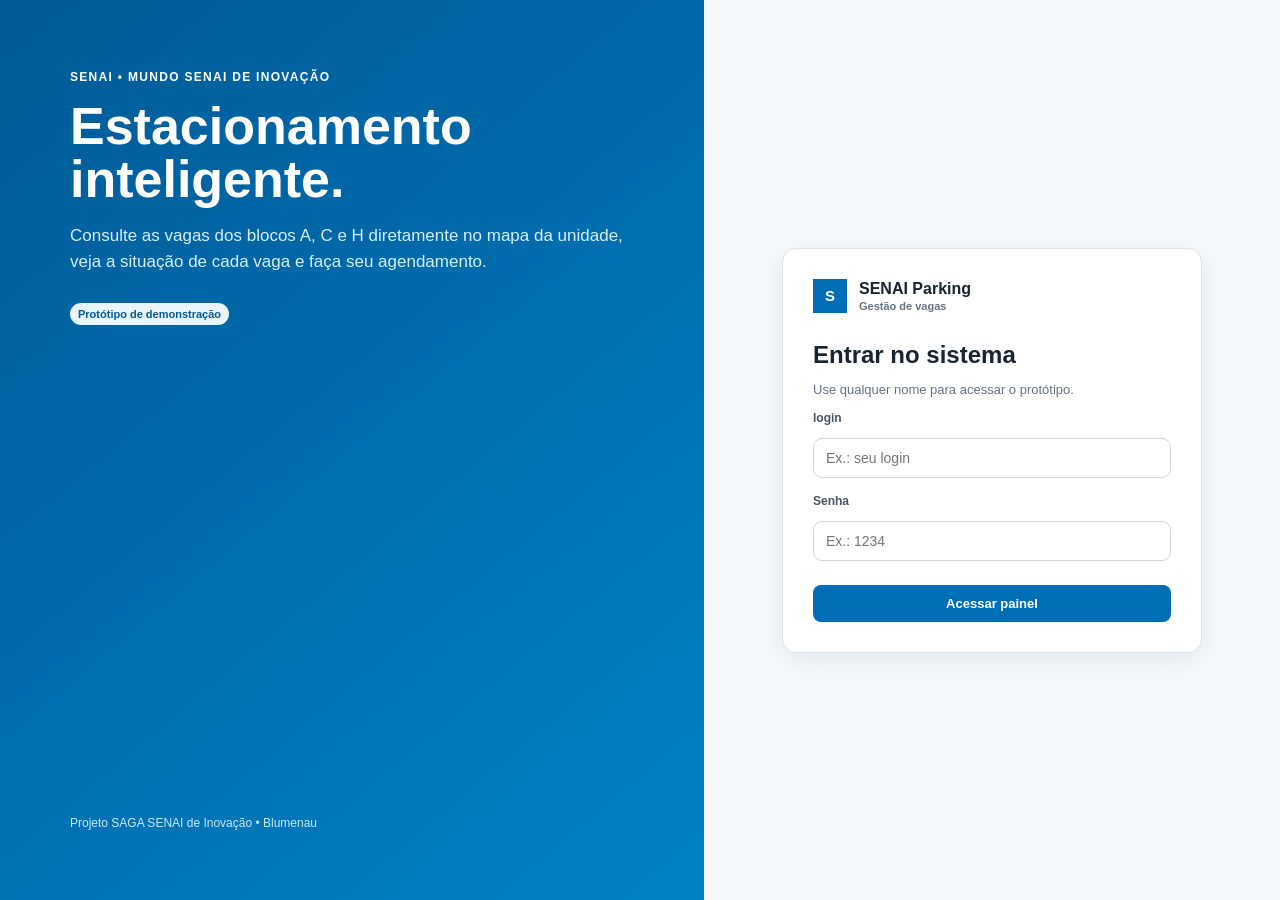
<file: senai-parking/index.html>
<!doctype html>
<html lang="pt-BR">
  <head>
    <meta charset="utf-8">
    <meta name="viewport" content="width=device-width, initial-scale=1">
    <title>SENAI Parking | Acesso</title>
    <link rel="stylesheet" href="css/style.css">
  </head>
  <body>
    <div class="login-page">
      <section class="login-side">
        <div>
          <div class="login-kicker">SENAI • Mundo SENAI de Inovação</div>
          <h1>Estacionamento<br>inteligente.</h1>
          <p>Consulte as vagas dos blocos A, C e H diretamente no mapa da unidade, veja a situação de cada vaga e faça seu agendamento.</p>
          <div class="badge blue" style="display:inline-block;margin-top:10px">Protótipo de demonstração</div>
        </div>
        <div style="font-size:12px;color:#cde9fb">Projeto SAGA SENAI de Inovação • Blumenau</div>
      </section>
      <section class="login-panel">
        <div class="login-box">
          <div class="brand">
            <div class="brand-mark">S</div>
            <div>SENAI Parking<small>Gestão de vagas</small></div>
          </div>
          <h2 style="margin-top:28px">Entrar no sistema</h2>
          <p>Use qualquer nome para acessar o protótipo.</p>
          <form id="loginForm">
            <div class="field">
              <label>login</label>
              <input id="login" placeholder="Ex.: seu login" required>
            </div>
            <div class="field">
              <label>Senha</label>
              <input type="password" placeholder="Ex.: 1234" required>
            </div>
            <button class="btn btn-primary" style="width:100%;margin-top:8px">Acessar painel</button>
          </form>
        </div>
      </section>
    </div>
    <script src="js/app.js"></script>
  </body>
</html>
</file>
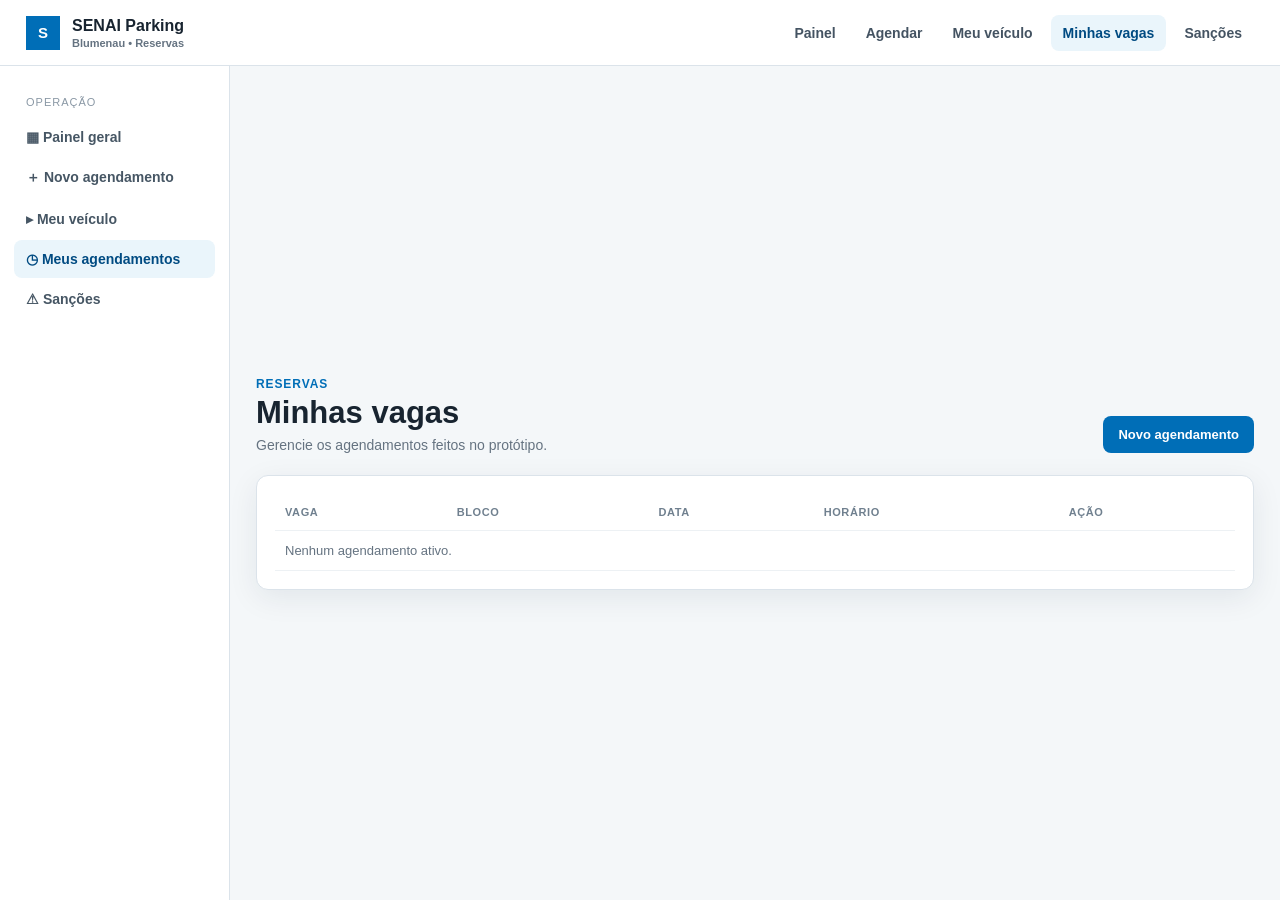
<file: senai-parking/minhas-vagas.html>
<!doctype html>
<html lang="pt-BR">
<head>
  <meta charset="utf-8">
  <meta name="viewport" content="width=device-width, initial-scale=1">
  <title>SENAI Parking | Minhas vagas</title>
  <link rel="stylesheet" href="css/style.css">
</head>
<body>
  <!-- Barra Superior -->
  <div class="topbar">
    <a class="brand" href="painel.html">
      <div class="brand-mark">S</div>
      <div>SENAI Parking<small>Blumenau • Reservas</small></div>
    </a>
    <nav class="topnav">
      <a href="painel.html">Painel</a>
      <a href="agendar.html">Agendar</a>
      <a href="veiculos.html">Meu veículo</a>
      <a class="active" href="minhas-vagas.html">Minhas vagas</a>
      <a href="sancoes.html">Sanções</a>
    </nav>
  </div>

  <!-- Conteúdo Principal -->
  <div class="page">
    <aside class="sidebar">
      <div class="side-title">Operação</div>
      <a class="side-link" href="painel.html">▦ Painel geral</a>
      <a class="side-link" href="agendar.html">＋ Novo agendamento</a>
      <a class="side-link" href="veiculos.html">▸ Meu veículo</a>
      <a class="side-link active" href="minhas-vagas.html">◷ Meus agendamentos</a>
      <a class="side-link" href="sancoes.html">⚠ Sanções</a>
    </aside>

    <main class="content">
      <div class="title-row">
        <div>
          <div class="eyebrow">Reservas</div>
          <div class="title">Minhas vagas</div>
          <div class="subtitle">Gerencie os agendamentos feitos no protótipo.</div>
        </div>
        <a href="agendar.html" class="btn btn-primary">Novo agendamento</a>
      </div>

      <section class="card pad">
        <table class="table">
          <thead>
            <tr>
              <th>Vaga</th>
              <th>Bloco</th>
              <th>Data</th>
              <th>Horário</th>
              <th>Ação</th>
            </tr>
          </thead>
          <tbody id="reservationTable"></tbody>
        </table>
      </section>
    </main>
  </div>

  <!-- Componentes de Toast e Scripts -->
  <div id="toast" class="toast"></div>
  <script src="js/app.js"></script>
</body>
</html>
</file>
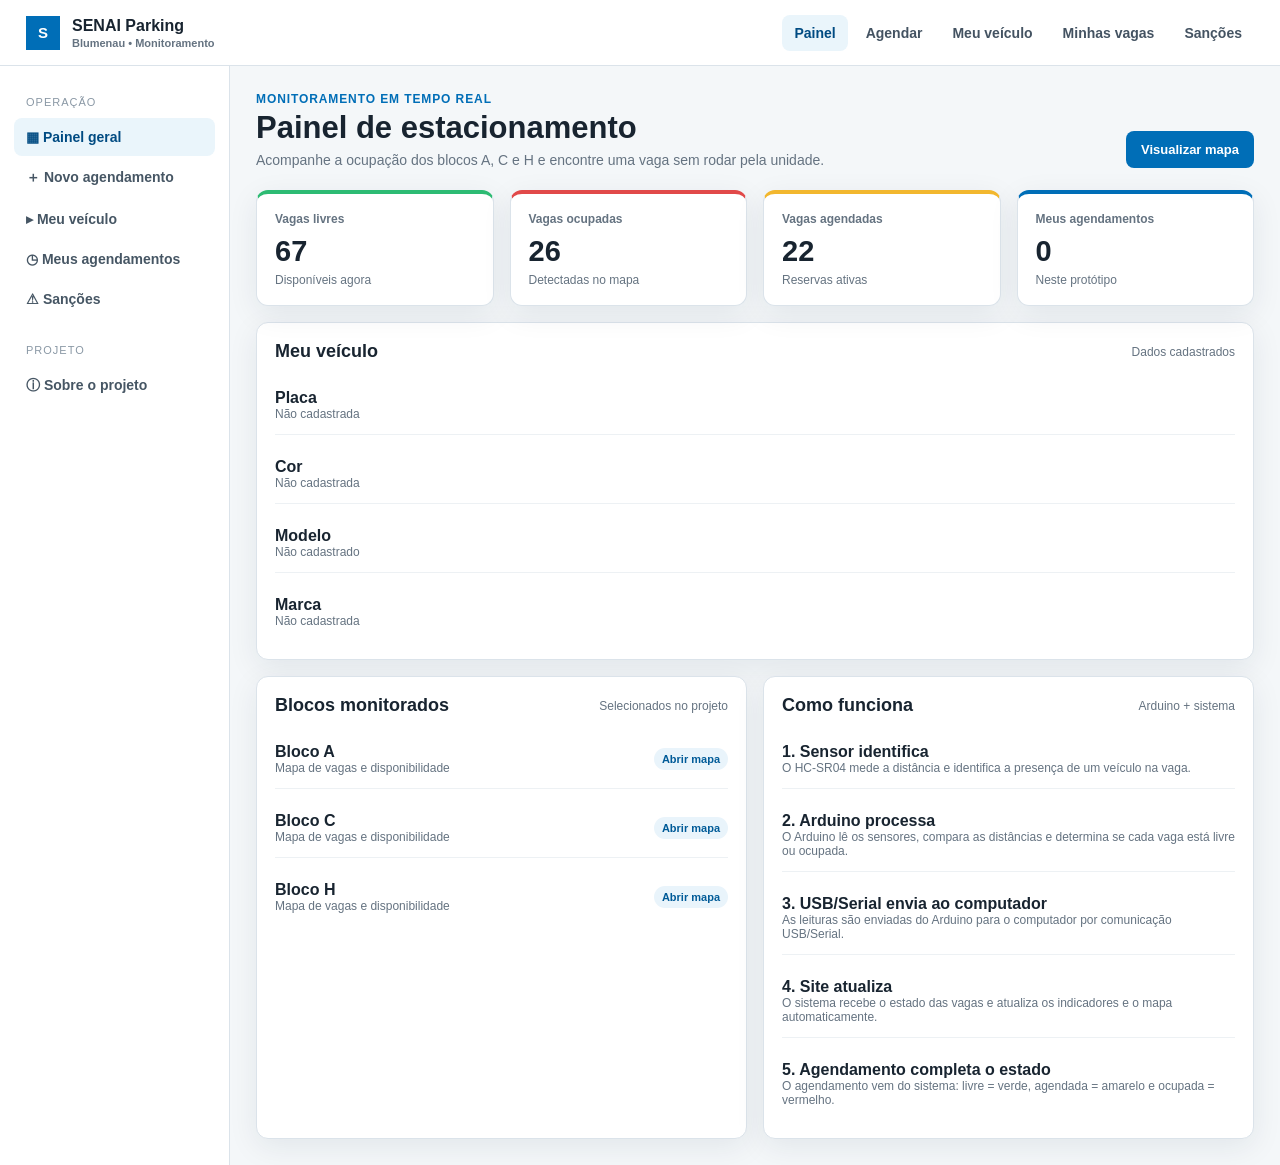
<file: senai-parking/painel.html>
<!doctype html>
<html lang="pt-BR">
  <head>
    <meta charset="utf-8">
    <meta name="viewport" content="width=device-width, initial-scale=1">
    <title>SENAI Parking | Painel</title>
    <link rel="stylesheet" href="css/style.css">
  </head>
  <body>
    <div class="topbar">
      <a class="brand" href="painel.html">
        <div class="brand-mark">S</div>
        <div>SENAI Parking<small>Blumenau • Monitoramento</small></div>
      </a>
      <nav class="topnav">
        <a class="active" href="painel.html">Painel</a>
        <a href="agendar.html">Agendar</a>
         <a href="veiculos.html">Meu veículo</a>
        <a href="minhas-vagas.html">Minhas vagas</a>
        <a href="sancoes.html">Sanções</a>
      </nav>
    </div>
    <div class="page">
      <aside class="sidebar">
        <div class="side-title">Operação</div>
        <a class="side-link active" href="painel.html">▦ Painel geral</a>
        <a class="side-link" href="agendar.html">＋ Novo agendamento</a>
      <a class="side-link" href="veiculos.html">▸ Meu veículo</a>
        <a class="side-link" href="minhas-vagas.html">◷ Meus agendamentos</a>
        <a class="side-link" href="sancoes.html">⚠ Sanções</a>
        <div class="side-title" style="margin-top:18px">Projeto</div>
        <a class="side-link" href="sobre.html">ⓘ Sobre o projeto</a>
      </aside>
      <main class="content">
        <div class="title-row">
          <div>
            <div class="eyebrow">Monitoramento em tempo real</div>
            <div class="title">Painel de estacionamento</div>
            <div class="subtitle">Acompanhe a ocupação dos blocos A, C e H e encontre uma vaga sem rodar pela unidade.</div>
          </div>
          <a class="btn btn-primary" href="agendar.html">Visualizar mapa</a>
        </div>
        <div class="grid g4">
          <div class="card pad metric green">
            <div class="label">Vagas livres</div>
            <div class="num" data-stat="green">0</div>
            <div class="foot">Disponíveis agora</div>
          </div>
          <div class="card pad metric red">
            <div class="label">Vagas ocupadas</div>
            <div class="num" data-stat="red">0</div>
            <div class="foot">Detectadas no mapa</div>
          </div>
          <div class="card pad metric yellow">
            <div class="label">Vagas agendadas</div>
            <div class="num" data-stat="yellow">0</div>
            <div class="foot">Reservas ativas</div>
          </div>
          <div class="card pad metric blue">
            <div class="label">Meus agendamentos</div>
            <div class="num" data-reservas>0</div>
            <div class="foot">Neste protótipo</div>
          </div>
        </div>

        <!-- MEU VEÍCULO -->
        <section class="card pad" style="margin-top:16px">
          <div class="section-head">
            <h2>Meu veículo</h2>
            <span>Dados cadastrados</span>
          </div>

          <div class="list">
            <div class="list-item">
              <div>
                <strong>Placa</strong>
                <div id="veiculoPlaca" style="font-size:12px;color:var(--muted)">
                  Não cadastrada
                </div>
              </div>
            </div>

            <div class="list-item">
              <div>
                <strong>Cor</strong>
                <div id="veiculoCor" style="font-size:12px;color:var(--muted)">
                  Não cadastrada
                </div>
              </div>
            </div>

            <div class="list-item">
              <div>
                <strong>Modelo</strong>
                <div id="veiculoModelo" style="font-size:12px;color:var(--muted)">
                  Não cadastrado
                </div>
              </div>
            </div>

            <div class="list-item">
              <div>
                <strong>Marca</strong>
                <div id="veiculoMarca" style="font-size:12px;color:var(--muted)">
                  Não cadastrada
                </div>
              </div>
            </div>
          </div>
        </section>

        <div class="grid g2" style="margin-top:16px">
          <section class="card pad">
            <div class="section-head">
              <h2>Blocos monitorados</h2>
              <span>Selecionados no projeto</span>
            </div>
            <div class="list">
              <div class="list-item">
                <div>
                  <strong>Bloco A</strong>
                  <div style="font-size:12px;color:var(--muted)">Mapa de vagas e disponibilidade</div>
                </div>
                <a class="badge blue" href="agendar.html">Abrir mapa</a>
              </div>
              <div class="list-item">
                <div>
                  <strong>Bloco C</strong>
                  <div style="font-size:12px;color:var(--muted)">Mapa de vagas e disponibilidade</div>
                </div>
                <a class="badge blue" href="agendar.html">Abrir mapa</a>
              </div>
              <div class="list-item">
                <div>
                  <strong>Bloco H</strong>
                  <div style="font-size:12px;color:var(--muted)">Mapa de vagas e disponibilidade</div>
                </div>
                <a class="badge blue" href="agendar.html">Abrir mapa</a>
              </div>
            </div>
          </section>
          <section class="card pad">
            <div class="section-head">
              <h2>Como funciona</h2>
              <span>Arduino + sistema</span>
            </div>
            <div class="list">
              <div class="list-item">
                <div>
                  <strong>1. Sensor identifica</strong>
                  <div style="font-size:12px;color:var(--muted)">O HC-SR04 mede a distância e identifica a presença de um veículo na vaga.</div>
                </div>
              </div>
              <div class="list-item">
                <div>
                  <strong>2. Arduino processa</strong>
                  <div style="font-size:12px;color:var(--muted)">O Arduino lê os sensores, compara as distâncias e determina se cada vaga está livre ou ocupada.</div>
                </div>
              </div>
              <div class="list-item">
                <div>
                  <strong>3. USB/Serial envia ao computador</strong>
                  <div style="font-size:12px;color:var(--muted)">As leituras são enviadas do Arduino para o computador por comunicação USB/Serial.</div>
                </div>
              </div>
              <div class="list-item">
                <div>
                  <strong>4. Site atualiza</strong>
                  <div style="font-size:12px;color:var(--muted)">O sistema recebe o estado das vagas e atualiza os indicadores e o mapa automaticamente.</div>
                </div>
              </div>
              <div class="list-item">
                <div>
                  <strong>5. Agendamento completa o estado</strong>
                  <div style="font-size:12px;color:var(--muted)">O agendamento vem do sistema: livre = verde, agendada = amarelo e ocupada = vermelho.</div>
                </div>
              </div>
            </div>
          </section>
        </div>
      </main>
    </div>
    <div id="toast" class="toast"></div>
    <script src="js/app.js"></script>
  </body>
</html>
</file>
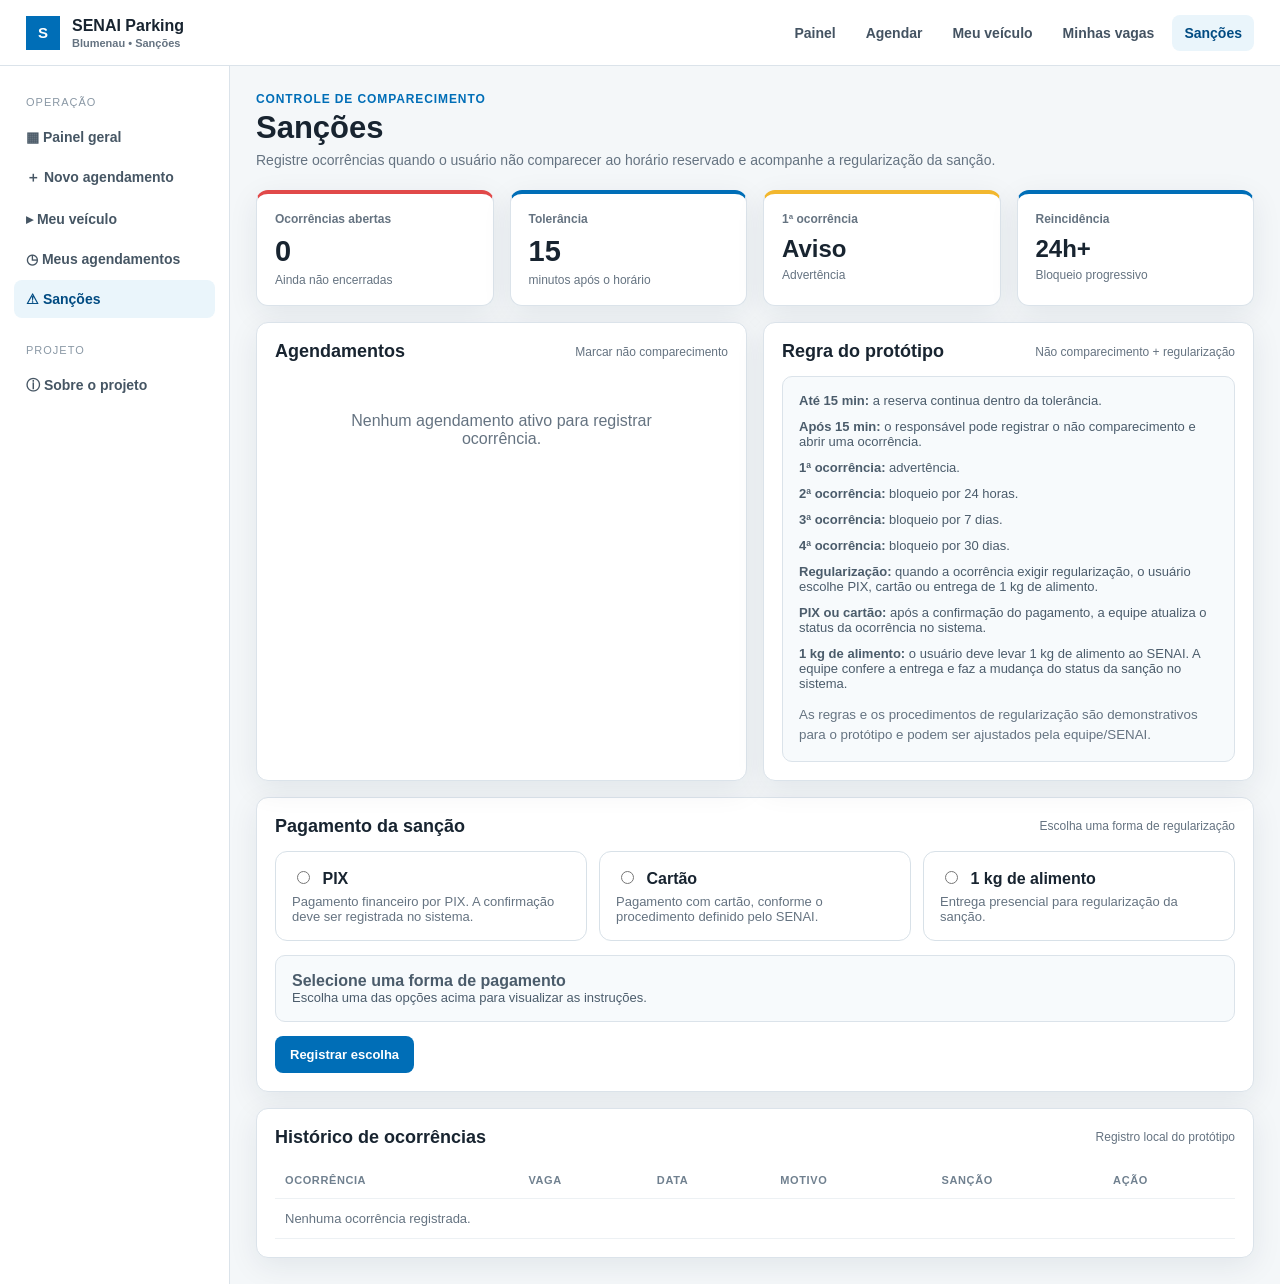
<file: senai-parking/sancoes.html>
<!doctype html>
<html lang="pt-BR">
  <head>
    <meta charset="utf-8">
    <meta name="viewport" content="width=device-width, initial-scale=1">
    <title>SENAI Parking | Sanções</title>
    <link rel="stylesheet" href="css/style.css">
  </head>
  <body>
    <div class="topbar">
      <a class="brand" href="painel.html">
        <div class="brand-mark">S</div>
        <div>SENAI Parking<small>Blumenau • Sanções</small></div>
      </a>
      <nav class="topnav">
        <a href="painel.html">Painel</a>
        <a href="agendar.html">Agendar</a>
        <a href="veiculos.html">Meu veículo</a>
        <a href="minhas-vagas.html">Minhas vagas</a>
        <a class="active" href="sancoes.html">Sanções</a>
      </nav>
    </div>
    <div class="page">
      <aside class="sidebar">
        <div class="side-title">Operação</div>
        <a class="side-link" href="painel.html">▦ Painel geral</a>
        <a class="side-link" href="agendar.html">＋ Novo agendamento</a>
        <a class="side-link" href="veiculos.html">▸ Meu veículo</a>
        <a class="side-link" href="minhas-vagas.html">◷ Meus agendamentos</a>
        <a class="side-link active" href="sancoes.html">⚠ Sanções</a>
        <div class="side-title" style="margin-top:18px">Projeto</div>
        <a class="side-link" href="sobre.html">ⓘ Sobre o projeto</a>
      </aside>
      <main class="content">
        <div class="title-row">
          <div>
            <div class="eyebrow">Controle de comparecimento</div>
            <div class="title">Sanções</div>
            <div class="subtitle">Registre ocorrências quando o usuário não comparecer ao horário reservado e acompanhe a regularização da sanção.</div>
          </div>
        </div>
        <div class="grid g4">
          <div class="card pad metric red">
            <div class="label">Ocorrências abertas</div>
            <div class="num" data-sancoes>0</div>
            <div class="foot">Ainda não encerradas</div>
          </div>
          <div class="card pad metric blue">
            <div class="label">Tolerância</div>
            <div class="num">15</div>
            <div class="foot">minutos após o horário</div>
          </div>
          <div class="card pad metric yellow">
            <div class="label">1ª ocorrência</div>
            <div class="num" style="font-size:24px">Aviso</div>
            <div class="foot">Advertência</div>
          </div>
          <div class="card pad metric blue">
            <div class="label">Reincidência</div>
            <div class="num" style="font-size:24px">24h+</div>
            <div class="foot">Bloqueio progressivo</div>
          </div>
        </div>
        <div class="grid g2" style="margin-top:16px">
          <section class="card pad">
            <div class="section-head">
              <h2>Agendamentos</h2>
              <span>Marcar não comparecimento</span>
            </div>
            <div id="noShowList" class="list"></div>
          </section>
          <section class="card pad">
            <div class="section-head">
              <h2>Regra do protótipo</h2>
              <span>Não comparecimento + regularização</span>
            </div>
            <div class="rule-box">
              <p><strong>Até 15 min:</strong> a reserva continua dentro da tolerância.</p>
              <p><strong>Após 15 min:</strong> o responsável pode registrar o não comparecimento e abrir uma ocorrência.</p>
              <p><strong>1ª ocorrência:</strong> advertência.</p>
              <p><strong>2ª ocorrência:</strong> bloqueio por 24 horas.</p>
              <p><strong>3ª ocorrência:</strong> bloqueio por 7 dias.</p>
              <p><strong>4ª ocorrência:</strong> bloqueio por 30 dias.</p>
              <p><strong>Regularização:</strong> quando a ocorrência exigir regularização, o usuário escolhe PIX, cartão ou entrega de 1 kg de alimento.</p>
              <p><strong>PIX ou cartão:</strong> após a confirmação do pagamento, a equipe atualiza o status da ocorrência no sistema.</p>
              <p><strong>1 kg de alimento:</strong> o usuário deve levar 1 kg de alimento ao SENAI. A equipe confere a entrega e faz a mudança do status da sanção no sistema.</p>
              <small>As regras e os procedimentos de regularização são demonstrativos para o protótipo e podem ser ajustados pela equipe/SENAI.</small>
            </div>
          </section>
        </div>

        <section class="card pad" style="margin-top:16px">
          <div class="section-head">
            <h2>Pagamento da sanção</h2>
            <span>Escolha uma forma de regularização</span>
          </div>

          <div class="payment-grid" style="display:grid;grid-template-columns:repeat(3,minmax(0,1fr));gap:12px;margin-top:14px">
            <label class="payment-option" style="border:1px solid #d8e1e8;border-radius:12px;padding:16px;cursor:pointer;background:#fff;display:block">
              <input type="radio" name="paymentMethod" value="pix" style="margin-right:8px">
              <strong>PIX</strong>
              <div style="font-size:13px;color:var(--muted);margin-top:6px">Pagamento financeiro por PIX. A confirmação deve ser registrada no sistema.</div>
            </label>

            <label class="payment-option" style="border:1px solid #d8e1e8;border-radius:12px;padding:16px;cursor:pointer;background:#fff;display:block">
              <input type="radio" name="paymentMethod" value="cartao" style="margin-right:8px">
              <strong>Cartão</strong>
              <div style="font-size:13px;color:var(--muted);margin-top:6px">Pagamento com cartão, conforme o procedimento definido pelo SENAI.</div>
            </label>

            <label class="payment-option" style="border:1px solid #d8e1e8;border-radius:12px;padding:16px;cursor:pointer;background:#fff;display:block">
              <input type="radio" name="paymentMethod" value="alimento" style="margin-right:8px">
              <strong>1 kg de alimento</strong>
              <div style="font-size:13px;color:var(--muted);margin-top:6px">Entrega presencial para regularização da sanção.</div>
            </label>
          </div>

          <div id="paymentInstructions" class="rule-box" style="margin-top:14px">
            <strong>Selecione uma forma de pagamento</strong>
            <p style="margin-bottom:0">Escolha uma das opções acima para visualizar as instruções.</p>
          </div>

          <div style="display:flex;gap:10px;align-items:center;flex-wrap:wrap;margin-top:14px">
            <button type="button" class="btn btn-primary" id="savePaymentMethod">Registrar escolha</button>
            <span id="paymentStatus" style="font-size:13px;color:var(--muted)"></span>
          </div>
        </section>

        <section class="card pad" style="margin-top:16px">
          <div class="section-head">
            <h2>Histórico de ocorrências</h2>
            <span>Registro local do protótipo</span>
          </div>
          <div class="table-scroll">
            <table class="table">
              <thead>
                <tr>
                  <th>Ocorrência</th>
                  <th>Vaga</th>
                  <th>Data</th>
                  <th>Motivo</th>
                  <th>Sanção</th>
                  <th>Ação</th>
                </tr>
              </thead>
              <tbody id="sanctionTable"></tbody>
            </table>
          </div>
        </section>
      </main>
    </div>
    <div id="toast" class="toast"></div>

    <script>
      (function () {
        const instructions = document.getElementById('paymentInstructions');
        const saveButton = document.getElementById('savePaymentMethod');
        const status = document.getElementById('paymentStatus');
        const methods = document.querySelectorAll('input[name="paymentMethod"]');

        function updateInstructions(method) {
          if (!instructions) return;

          if (method === 'pix') {
            instructions.innerHTML =
              '<strong>PIX</strong>' +
              '<p>Use o meio de pagamento PIX definido pelo SENAI. Depois da confirmação do pagamento, o operador deverá atualizar o status da sanção no sistema.</p>' +
              '<small>Neste protótipo, a confirmação do pagamento é manual.</small>';
          } else if (method === 'cartao') {
            instructions.innerHTML =
              '<strong>Cartão</strong>' +
              '<p>Realize o pagamento com cartão conforme o procedimento indicado pelo SENAI. Depois da confirmação, o operador deverá atualizar o status da sanção no sistema.</p>' +
              '<small>Neste protótipo, a confirmação do pagamento é manual.</small>';
          } else if (method === 'alimento') {
            instructions.innerHTML =
              '<strong>1 kg de alimento</strong>' +
              '<p><strong>Não é necessário realizar o pagamento pelo site.</strong> Leve 1 kg de alimento ao SENAI e apresente a entrega à equipe responsável.</p>' +
              '<p>Após conferir a doação, a equipe do SENAI deverá realizar a mudança do status da sanção no sistema para registrar a regularização.</p>' +
              '<small>O alimento deve ser entregue presencialmente no local indicado pelo SENAI.</small>';
          } else {
            instructions.innerHTML =
              '<strong>Selecione uma forma de pagamento</strong>' +
              '<p style="margin-bottom:0">Escolha uma das opções acima para visualizar as instruções.</p>';
          }
        }

        methods.forEach(function (input) {
          input.addEventListener('change', function () {
            updateInstructions(input.value);
            status.textContent = '';
          });
        });

        if (saveButton) {
          saveButton.addEventListener('click', function () {
            const selected = document.querySelector('input[name="paymentMethod"]:checked');
            if (!selected) {
              status.textContent = 'Selecione uma forma de pagamento primeiro.';
              status.style.color = '#b42318';
              return;
            }

            const labels = {
              pix: 'PIX',
              cartao: 'Cartão',
              alimento: '1 kg de alimento'
            };

            localStorage.setItem('senaiPaymentMethod', JSON.stringify({
              method: selected.value,
              label: labels[selected.value],
              updatedAt: new Date().toISOString(),
              status: selected.value === 'alimento'
                ? 'Aguardando conferência do SENAI'
                : 'Aguardando confirmação do pagamento'
            }));

            status.textContent = selected.value === 'alimento'
              ? 'Escolha registrada. Leve 1 kg de alimento ao SENAI para a equipe atualizar a sanção.'
              : 'Escolha registrada. A sanção deve ser confirmada pela equipe após o pagamento.';
            status.style.color = '#1f6b4f';
          });
        }
      })();
    </script>
    <script src="js/app.js"></script>
  </body>
</html>
</file>
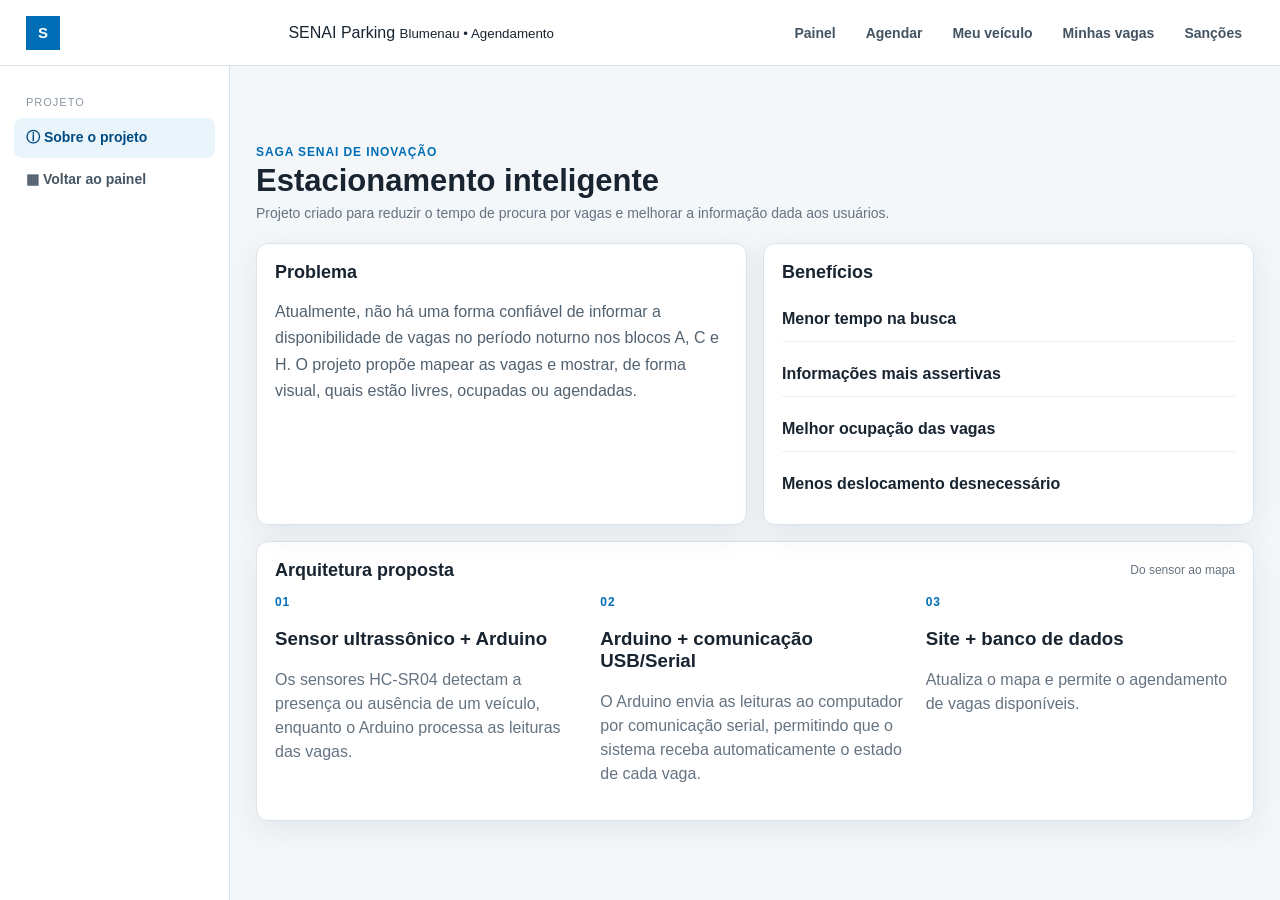
<file: senai-parking/sobre.html>
<!doctype html>
<html lang="pt-BR">
  <head>
    <meta charset="utf-8">
    <meta name="viewport" content="width=device-width, initial-scale=1">
    <title>SENAI Parking | Projeto</title>
    <link rel="stylesheet" href="css/style.css">
  </head>
<body>

 <div class="topbar"

    <a class="brand" href="painel.html">
      <div class="brand-mark">S</div>

      <div>
        SENAI Parking
        <small>Blumenau • Agendamento</small>
      </div>
    </a>

    <nav class="topnav">
      <a href="painel.html">Painel</a>
      <a href="agendar.html">Agendar</a>
      <a href="veiculos.html">Meu veículo</a>
      <a href="minhas-vagas.html">Minhas vagas</a>
      <a href="sancoes.html">Sanções</a>
    </nav>

  </div>

  <div class="page">

    <aside class="sidebar">

      <div class="side-title">Projeto</div>

      <a class="side-link active" href="sobre.html">
        ⓘ Sobre o projeto
      </a>

      <a class="side-link" href="painel.html">
        ▦ Voltar ao painel
      </a>

    </aside>

    <main class="content">

        <div class="title-row">
          <div>
            <div class="eyebrow">SAGA SENAI de Inovação</div>
            <div class="title">Estacionamento inteligente</div>
            <div class="subtitle">Projeto criado para reduzir o tempo de procura por vagas e melhorar a informação dada aos usuários.</div>
          </div>
        </div>
        <div class="grid g2">
          <section class="card pad">
            <div class="section-head">
              <h2>Problema</h2>
            </div>
            <p style="line-height:1.65;color:#536270">Atualmente, não há uma forma confiável de informar a disponibilidade de vagas no período noturno nos blocos A, C e H. O projeto propõe mapear as vagas e mostrar, de forma visual, quais estão livres, ocupadas ou agendadas.</p>
          </section>
          <section class="card pad">
            <div class="section-head">
              <h2>Benefícios</h2>
            </div>
            <div class="list">
              <div class="list-item"><strong>Menor tempo na busca</strong></div>
              <div class="list-item"><strong>Informações mais assertivas</strong></div>
              <div class="list-item"><strong>Melhor ocupação das vagas</strong></div>
              <div class="list-item"><strong>Menos deslocamento desnecessário</strong></div>
            </div>
          </section>
        </div>
        <section class="card pad" style="margin-top:16px">
          <div class="section-head">
            <h2>Arquitetura proposta</h2>
            <span>Do sensor ao mapa</span>
          </div>
          <div class="grid g3">
            <div>
              <div class="eyebrow">01</div>
              <h3>Sensor ultrassônico + Arduino</h3>
              <p style="color:var(--muted);line-height:1.5">Os sensores HC-SR04 detectam a presença ou ausência de um veículo, enquanto o Arduino processa as leituras das vagas.</p>
            </div>
            <div>
              <div class="eyebrow">02</div>
              <h3>Arduino + comunicação USB/Serial</h3>
              <p style="color:var(--muted);line-height:1.5">O Arduino envia as leituras ao computador por comunicação serial, permitindo que o sistema receba automaticamente o estado de cada vaga.</p>
            </div>
            <div>
              <div class="eyebrow">03</div>
              <h3>Site + banco de dados</h3>
              <p style="color:var(--muted);line-height:1.5">Atualiza o mapa e permite o agendamento de vagas disponíveis.</p>
            </div>
          </div>
        </section>
      </main>
    </div>
  </body>
</html>
</file>
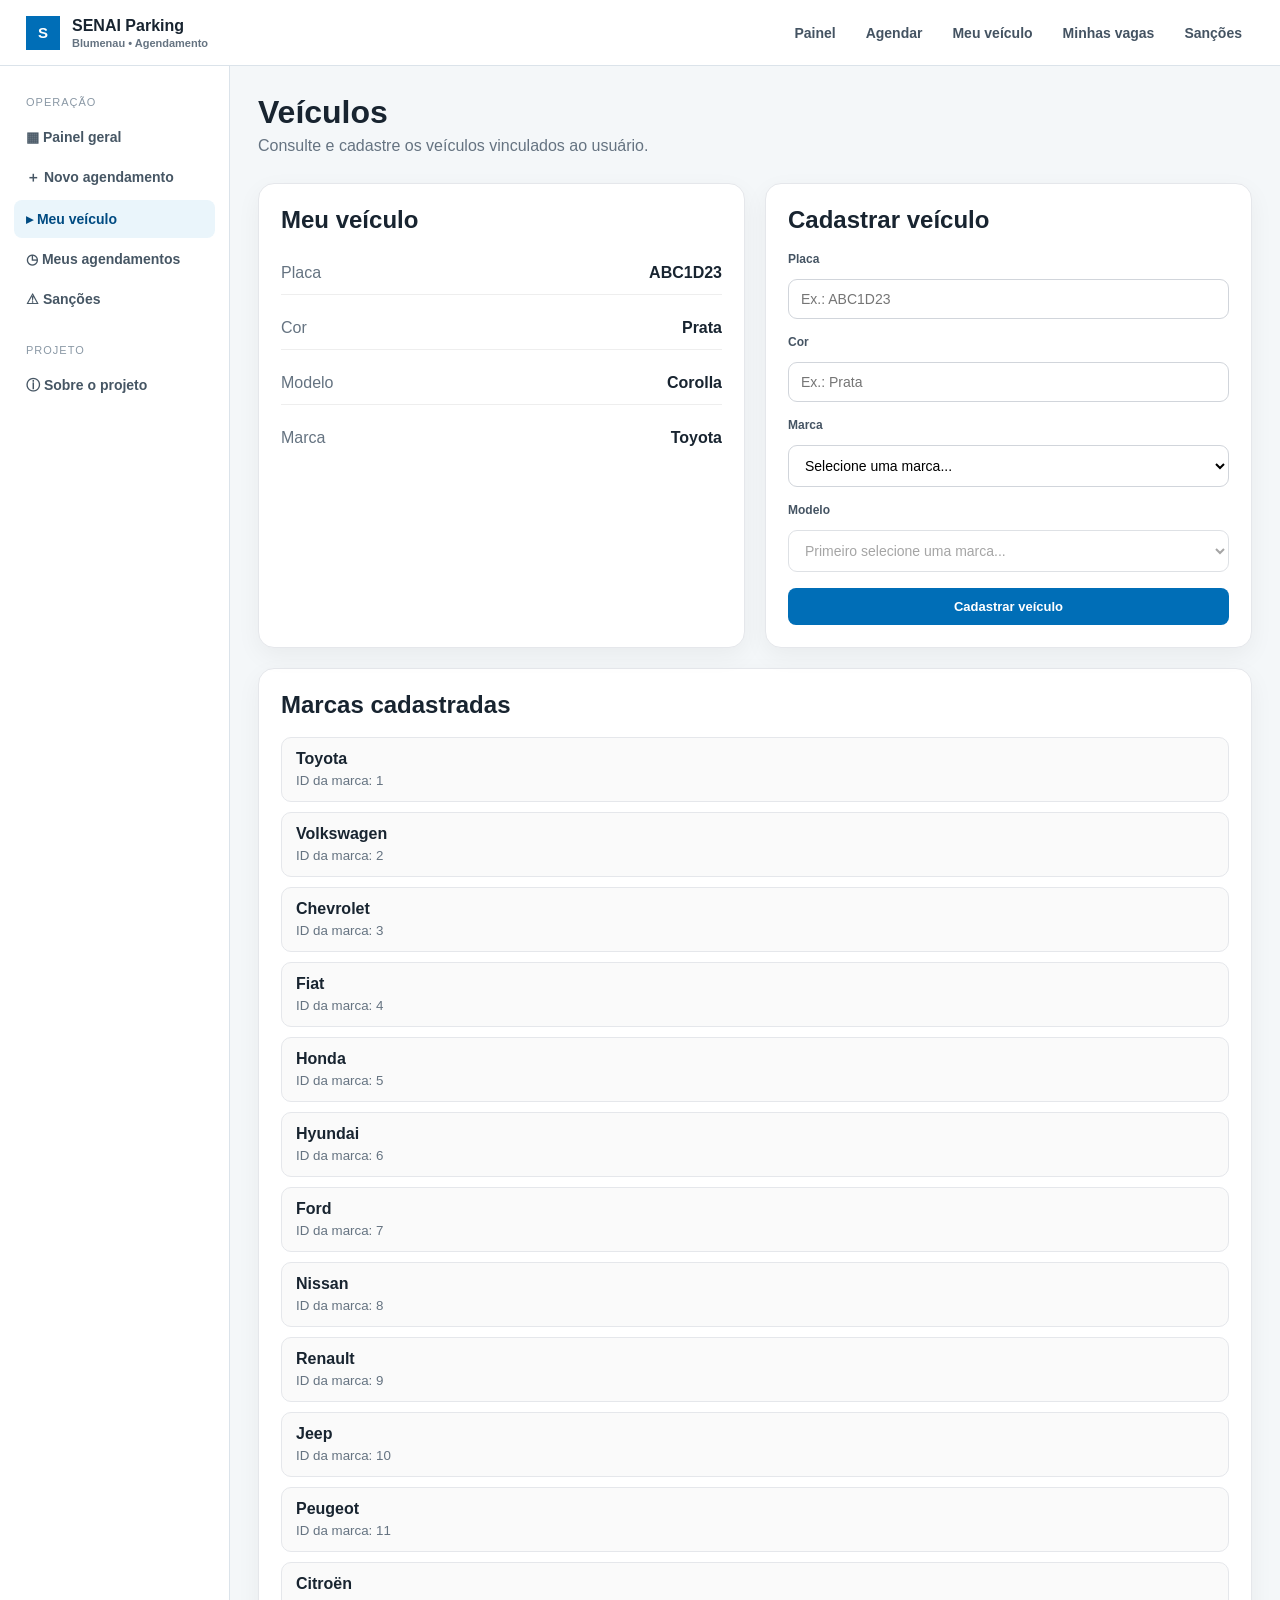
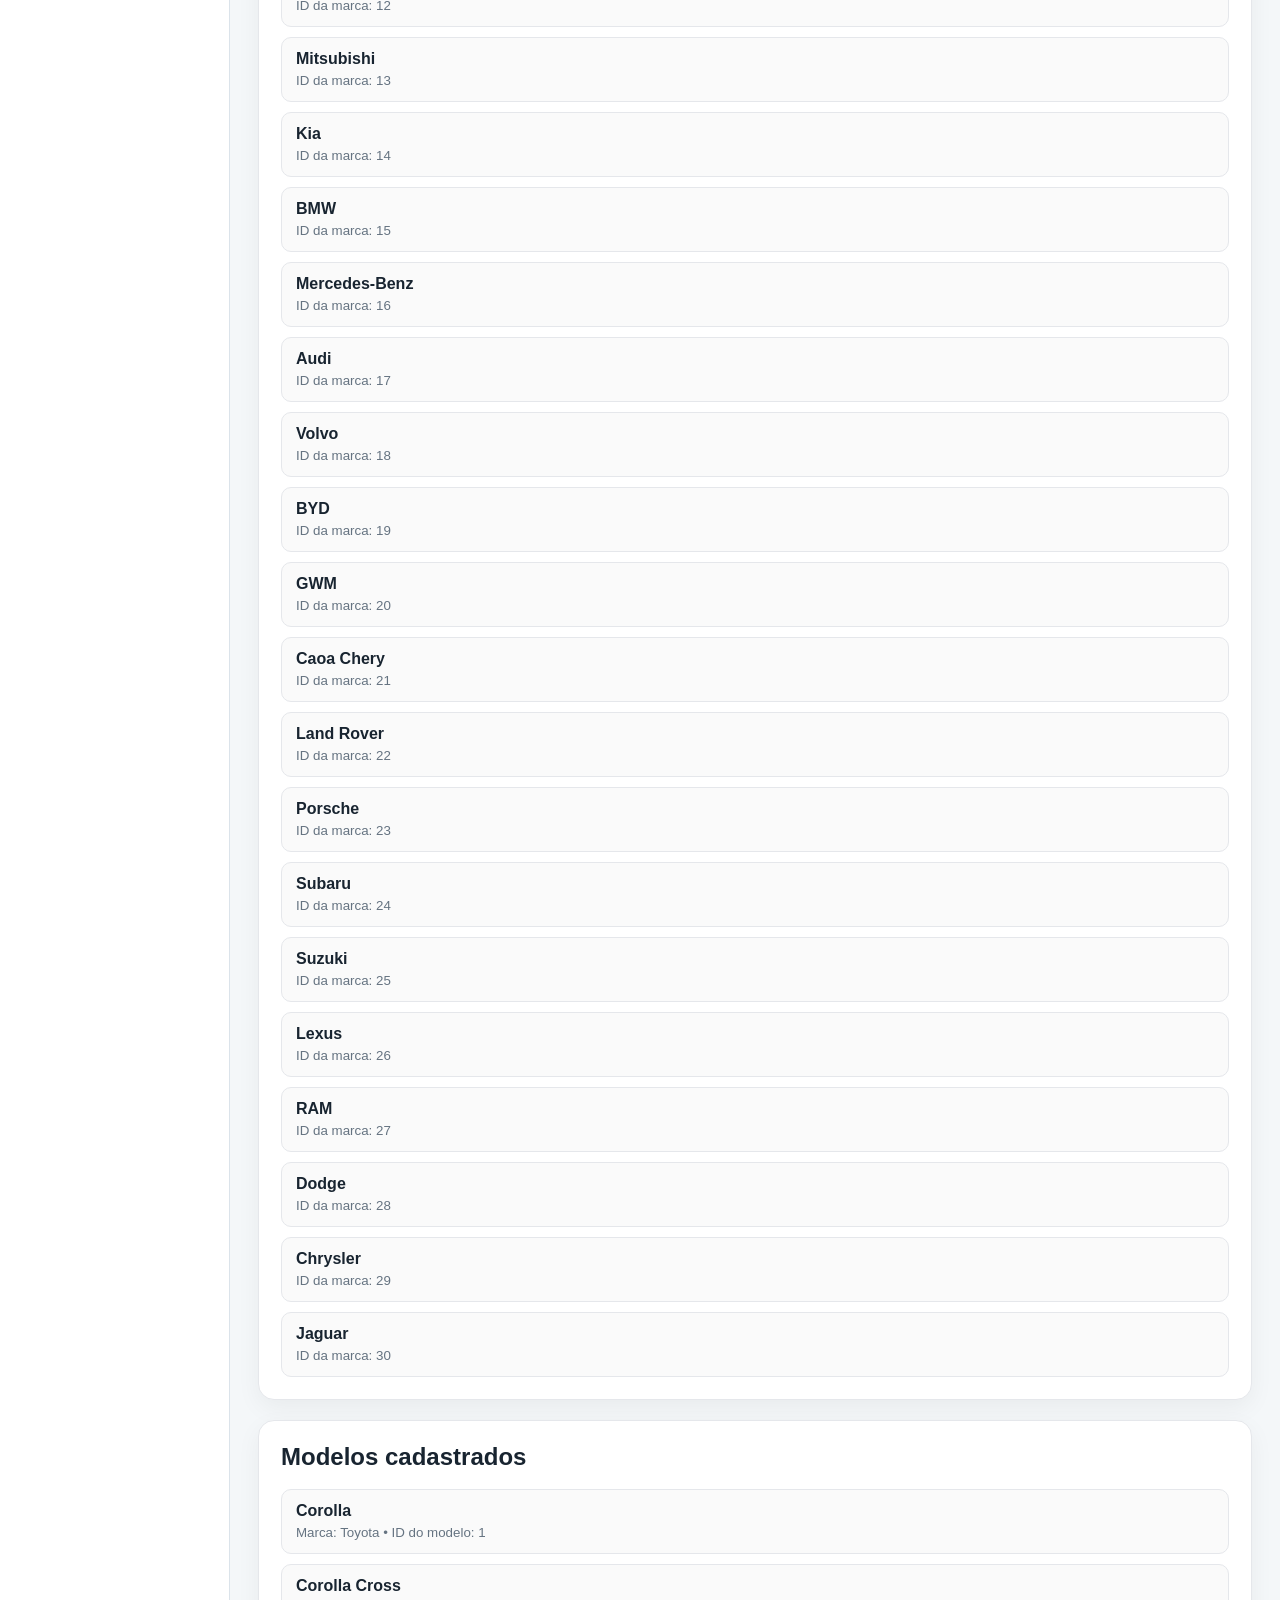
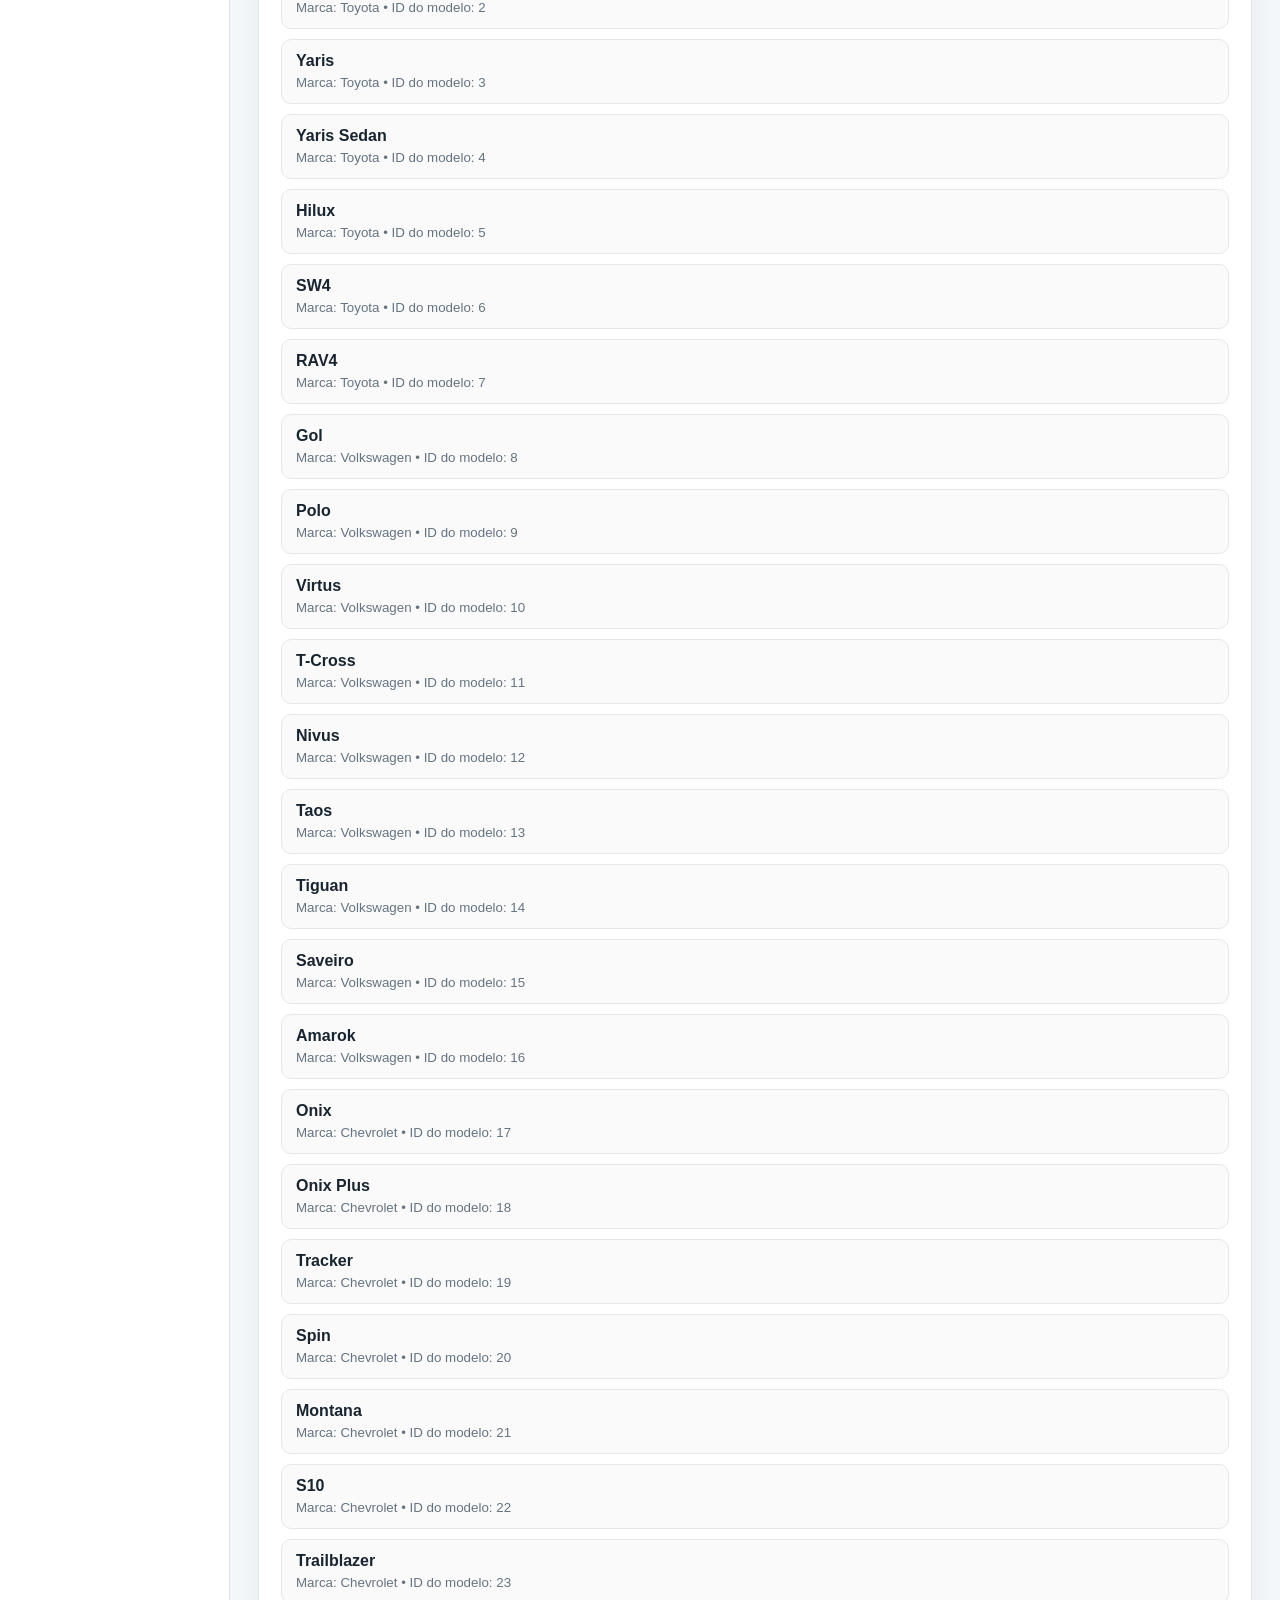
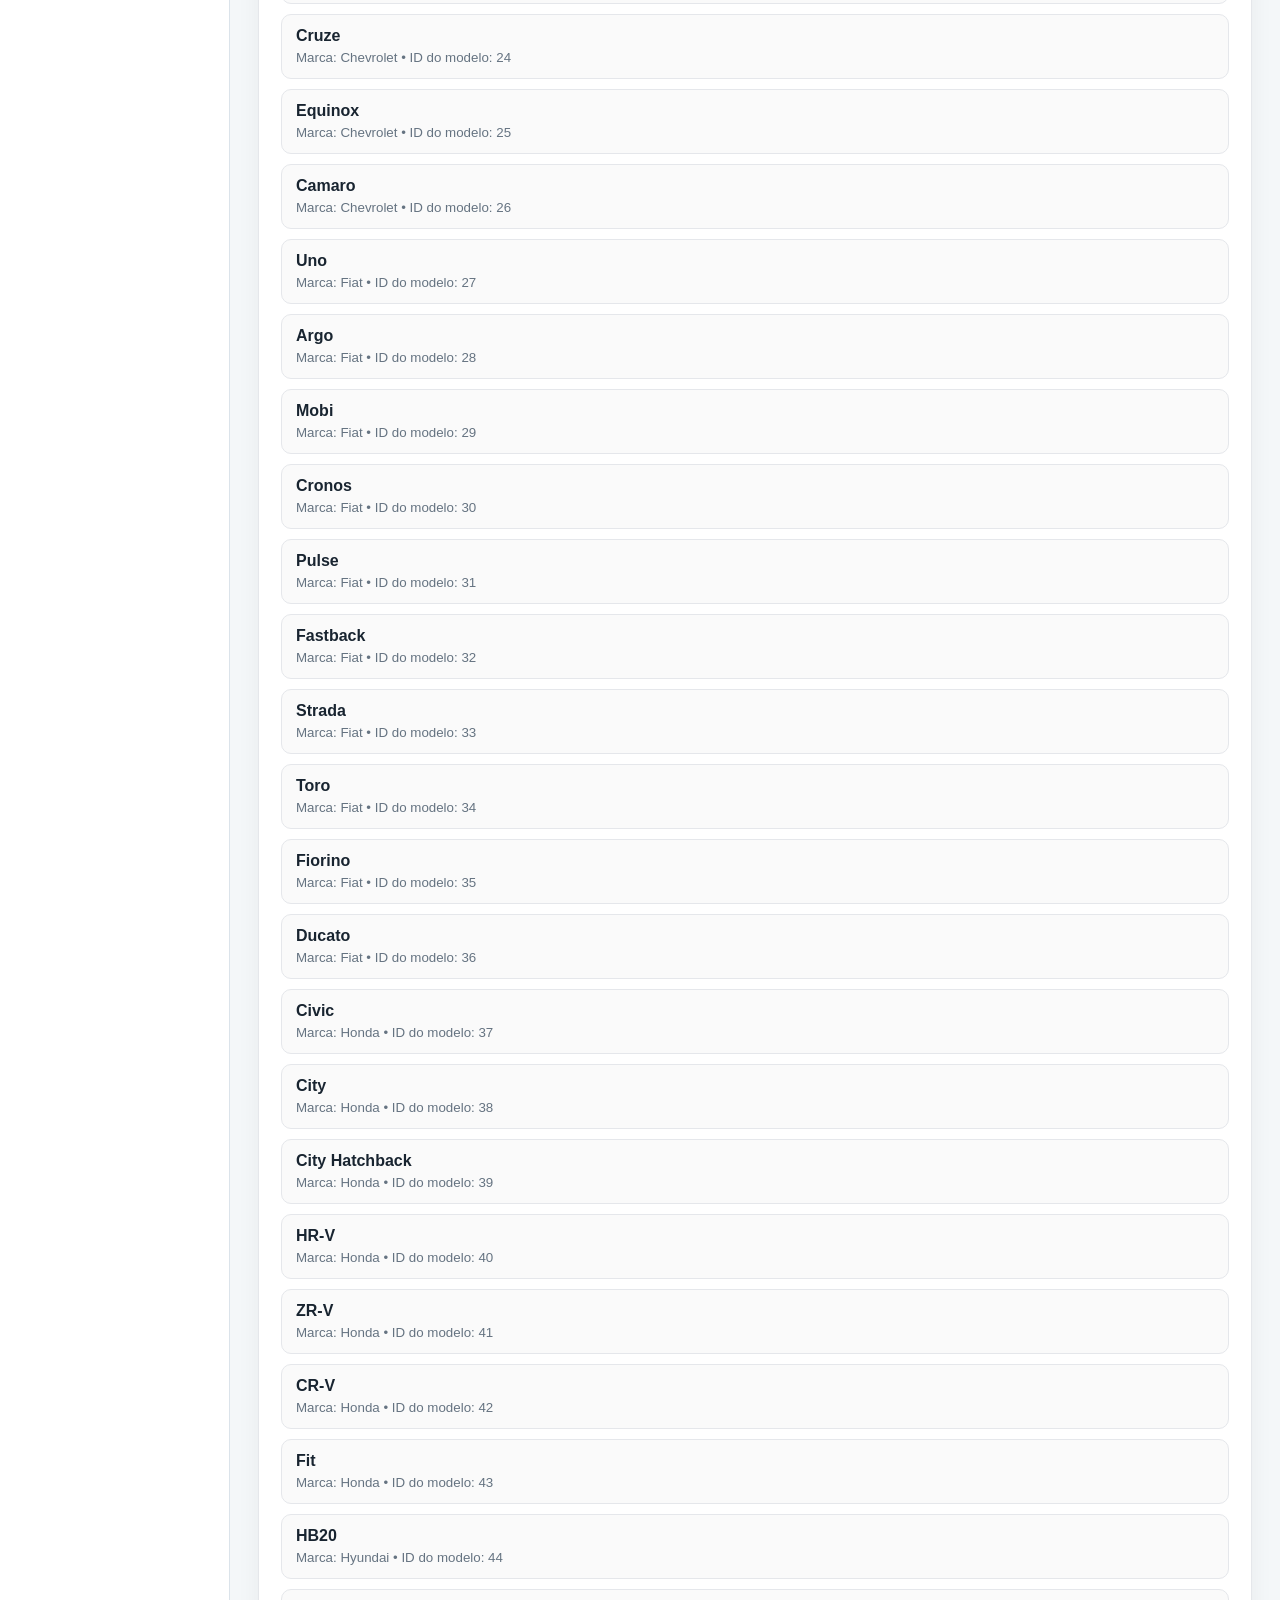
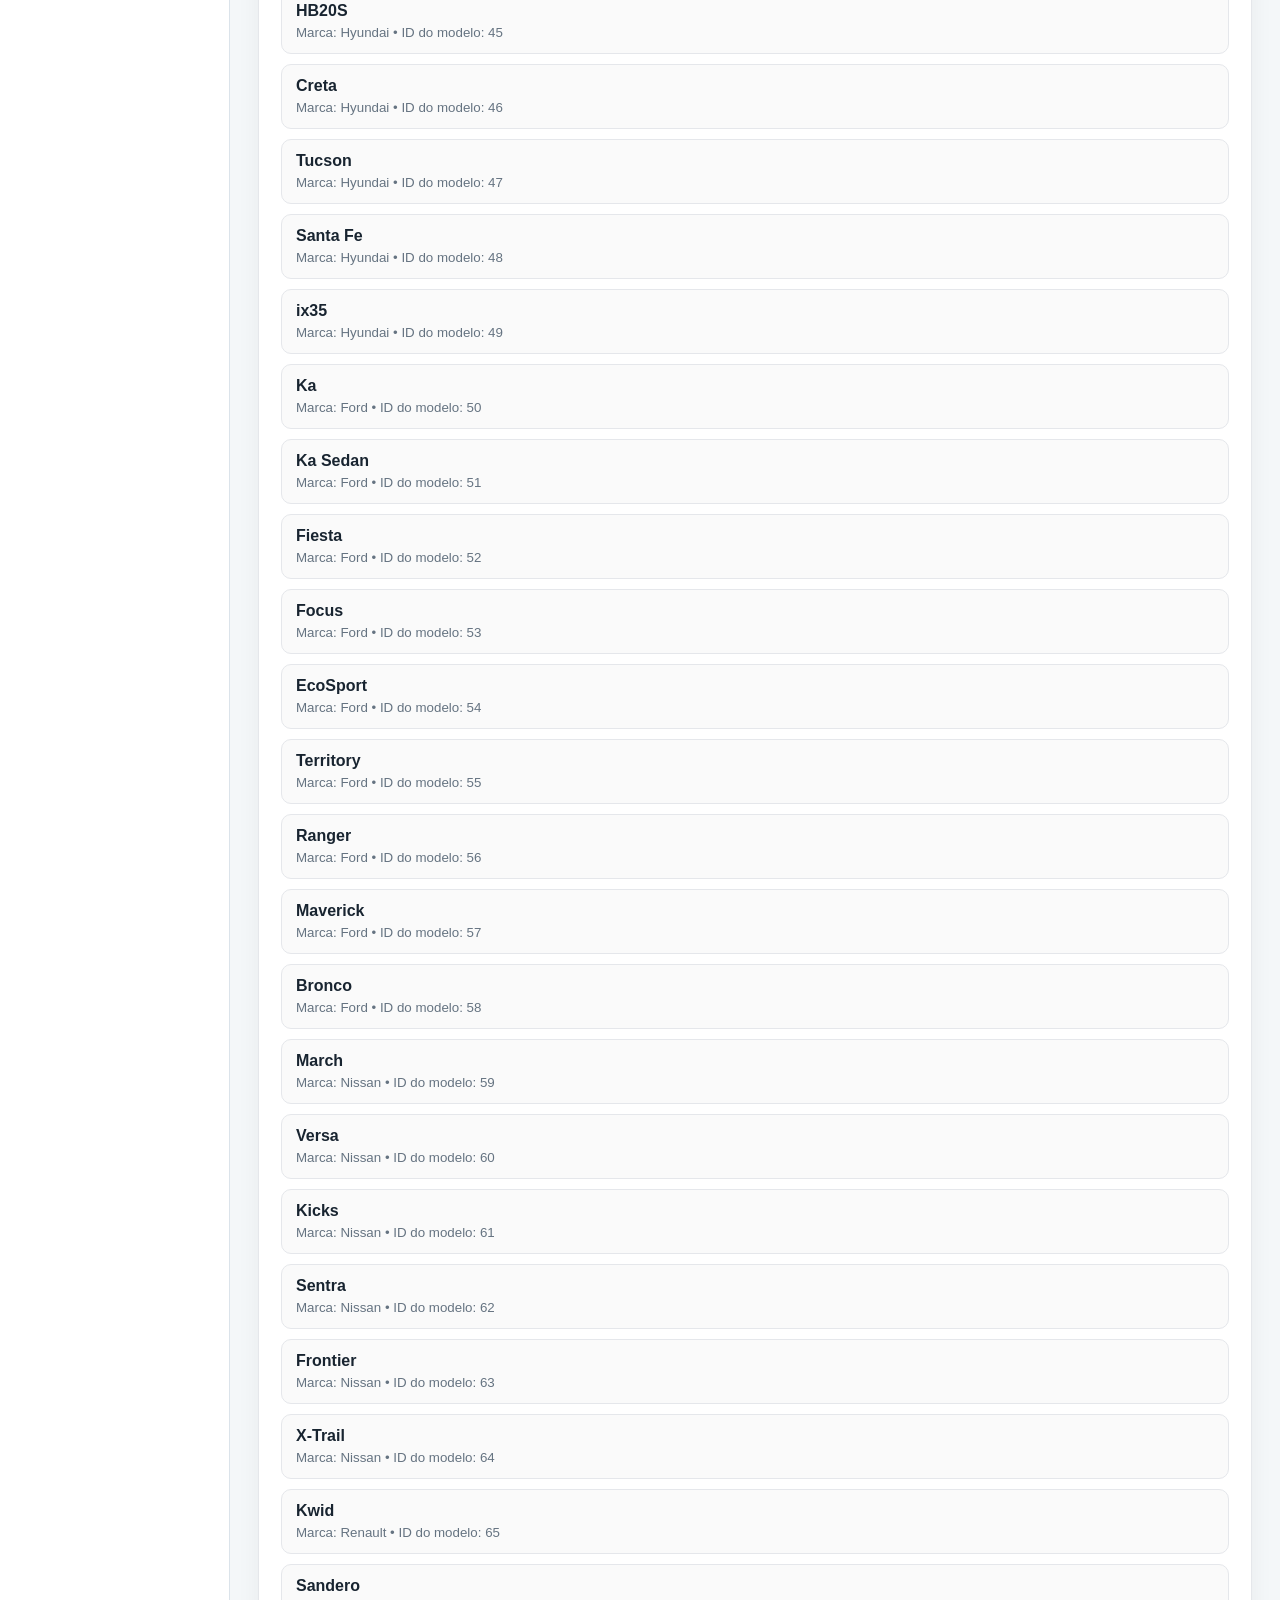
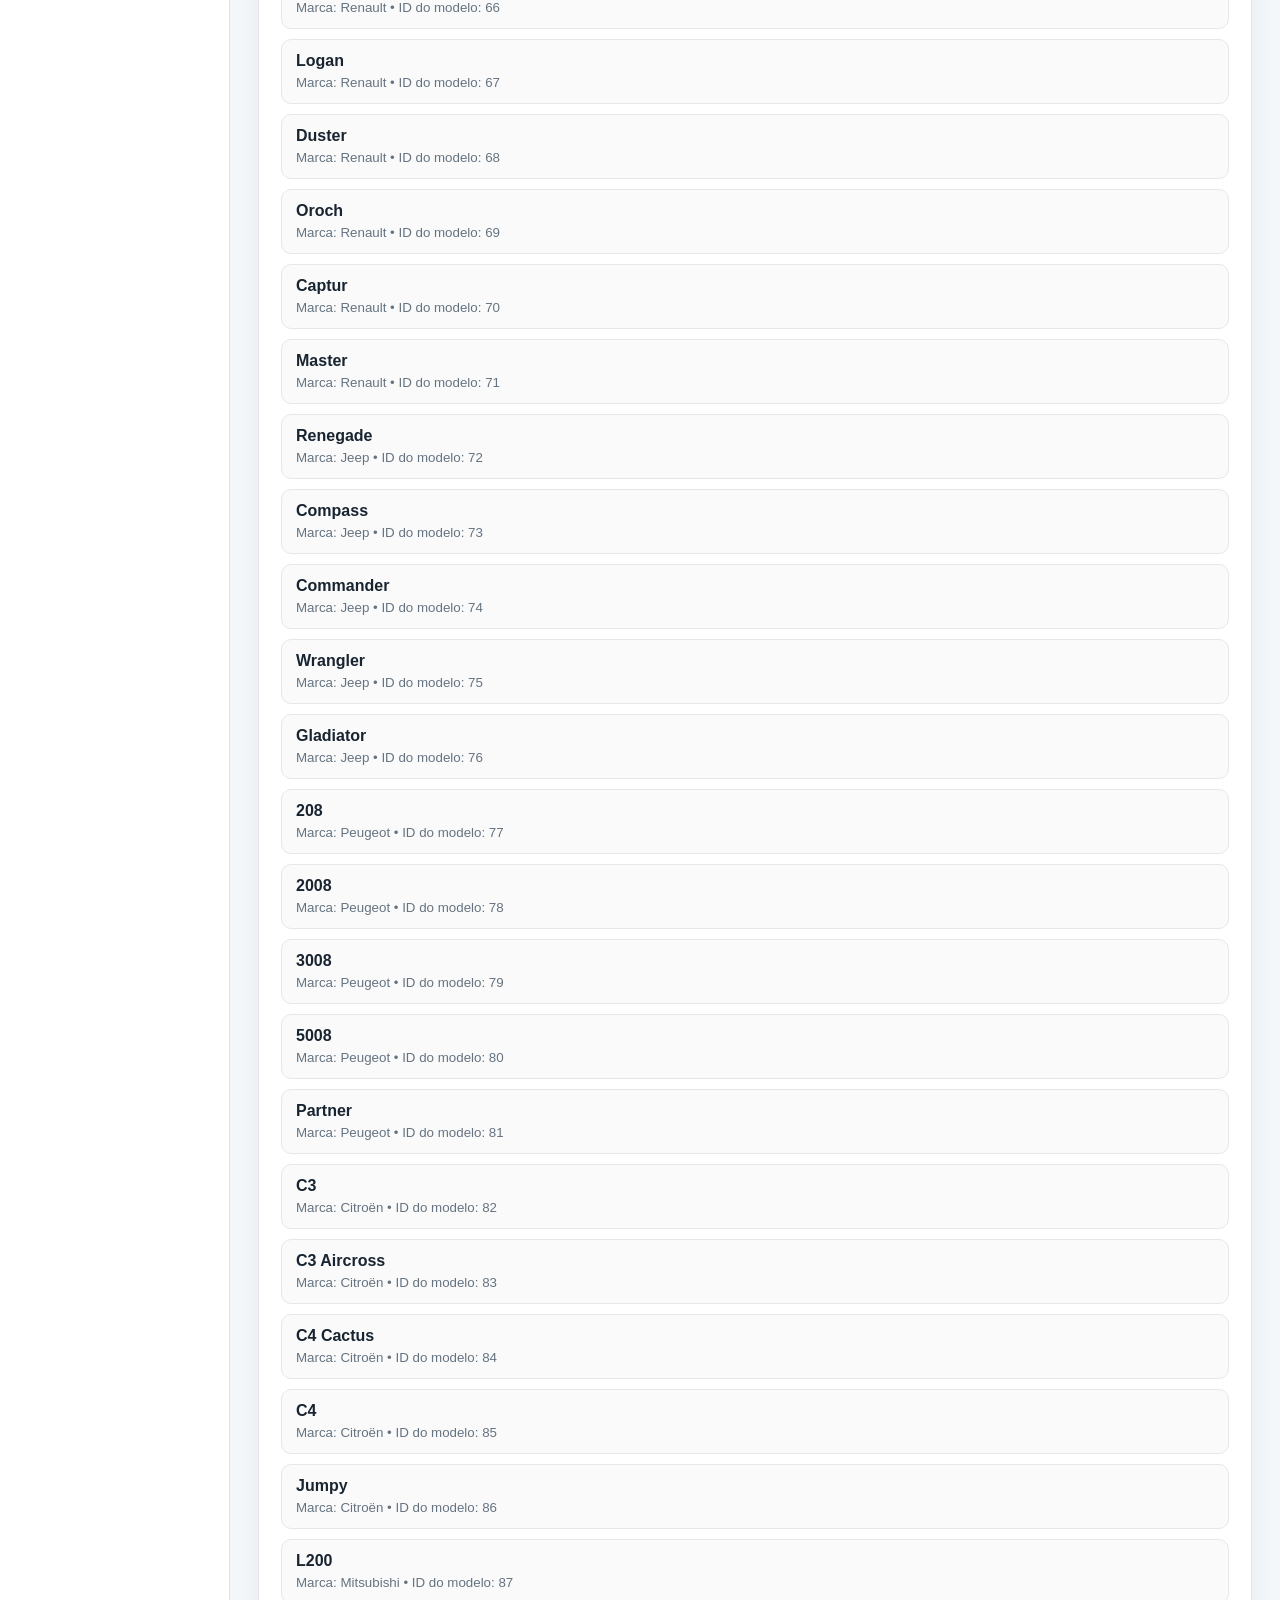
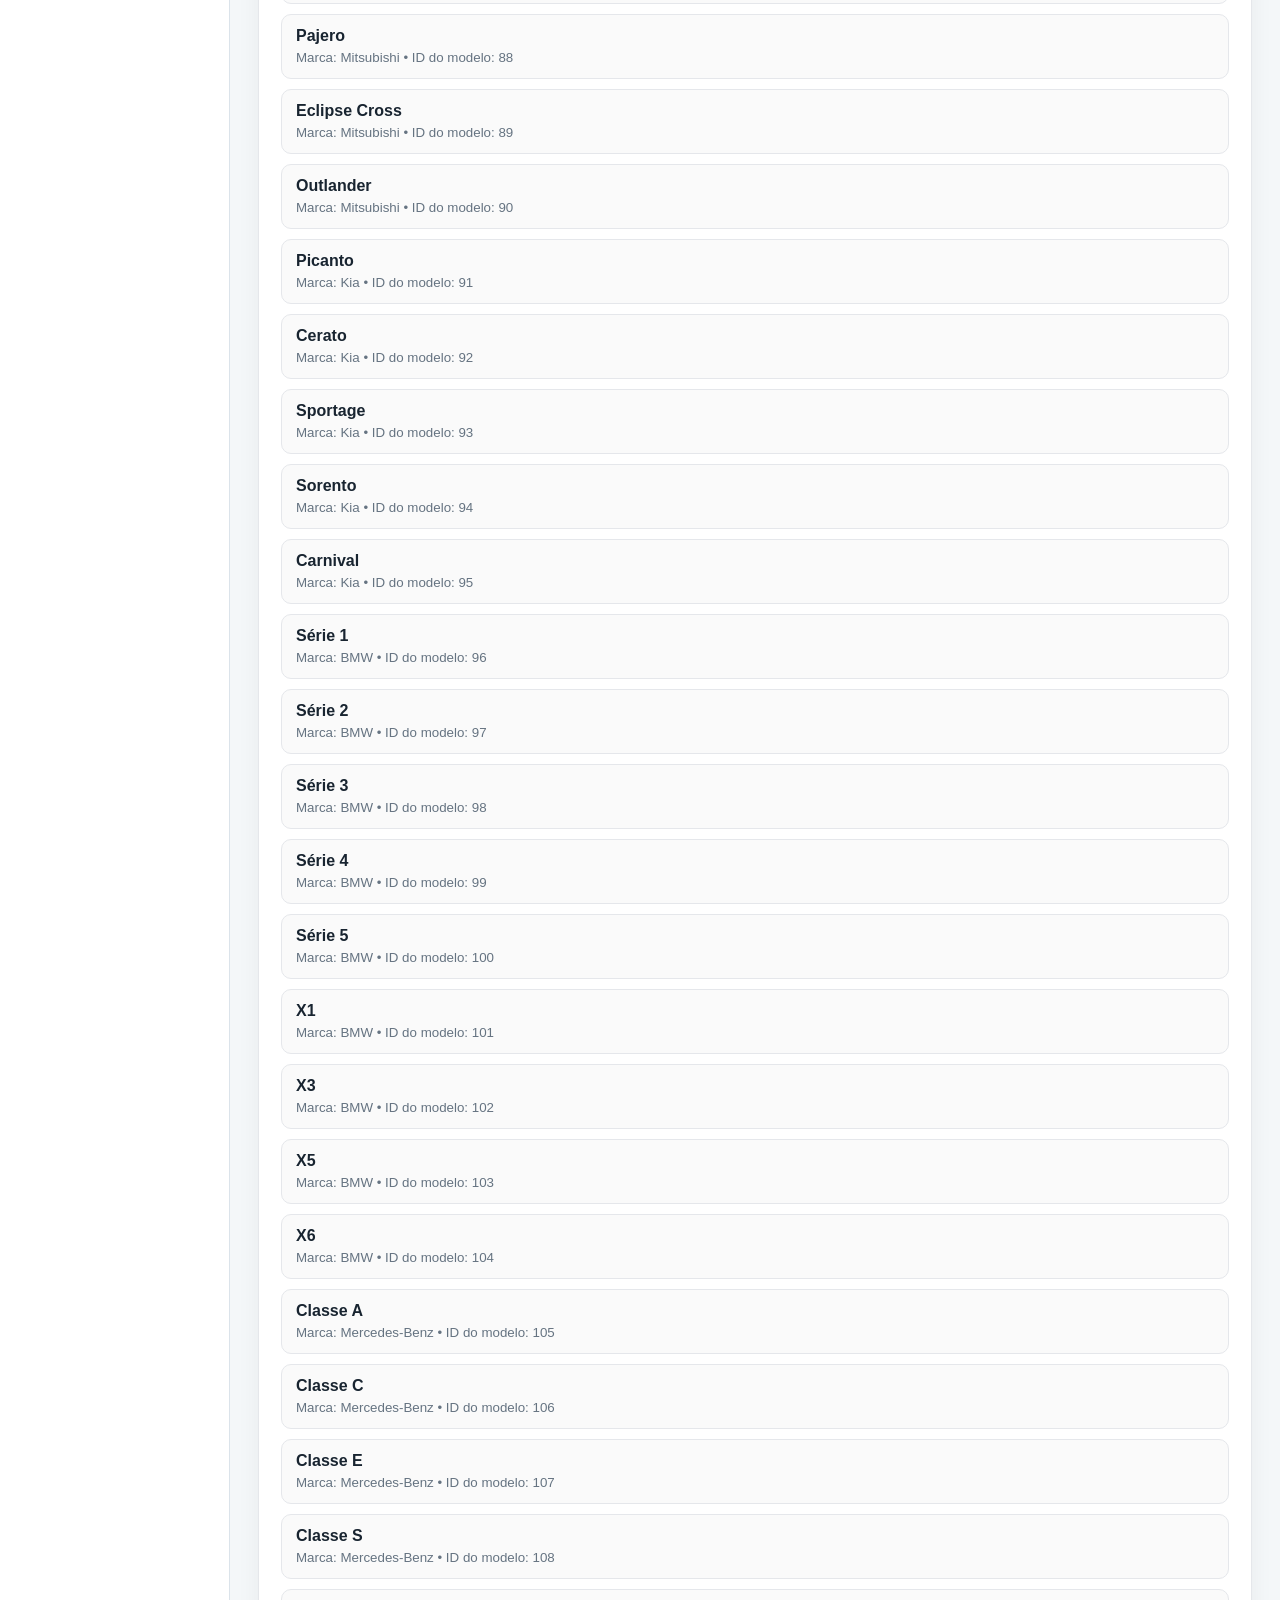
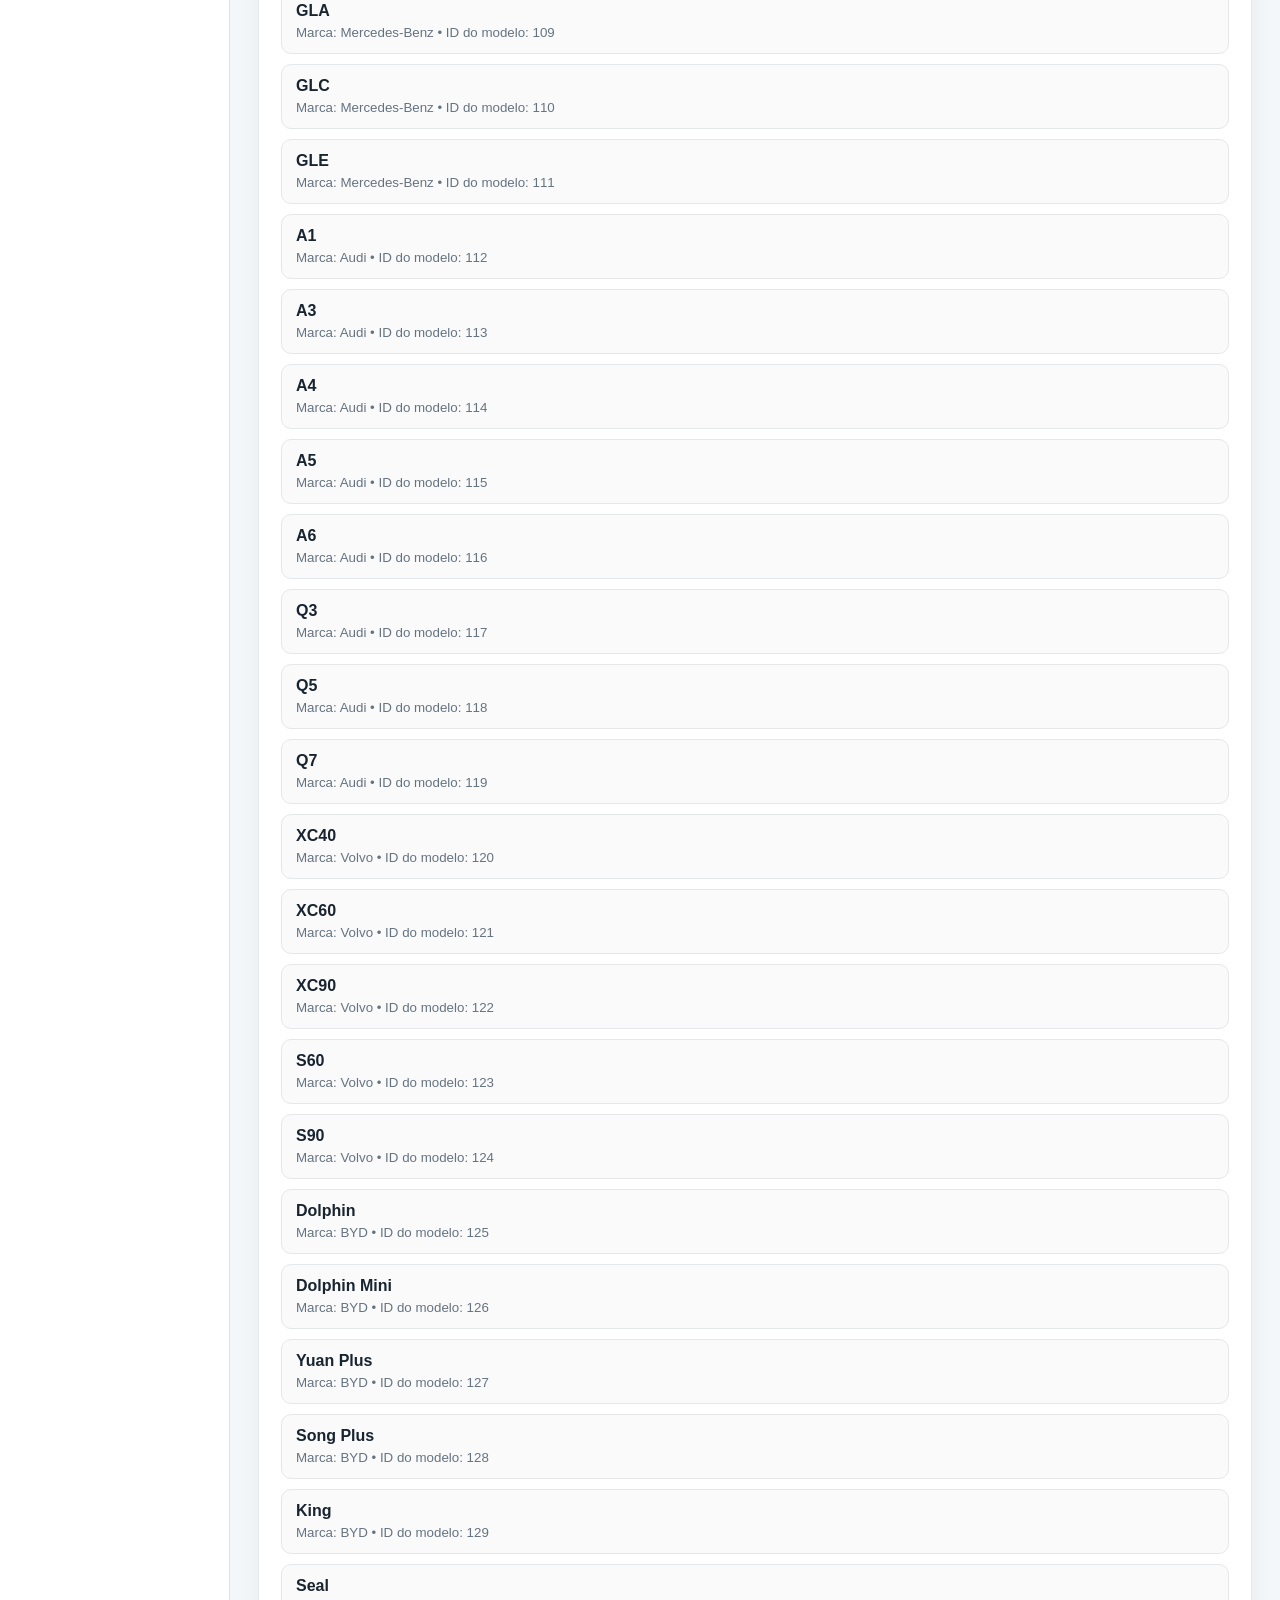
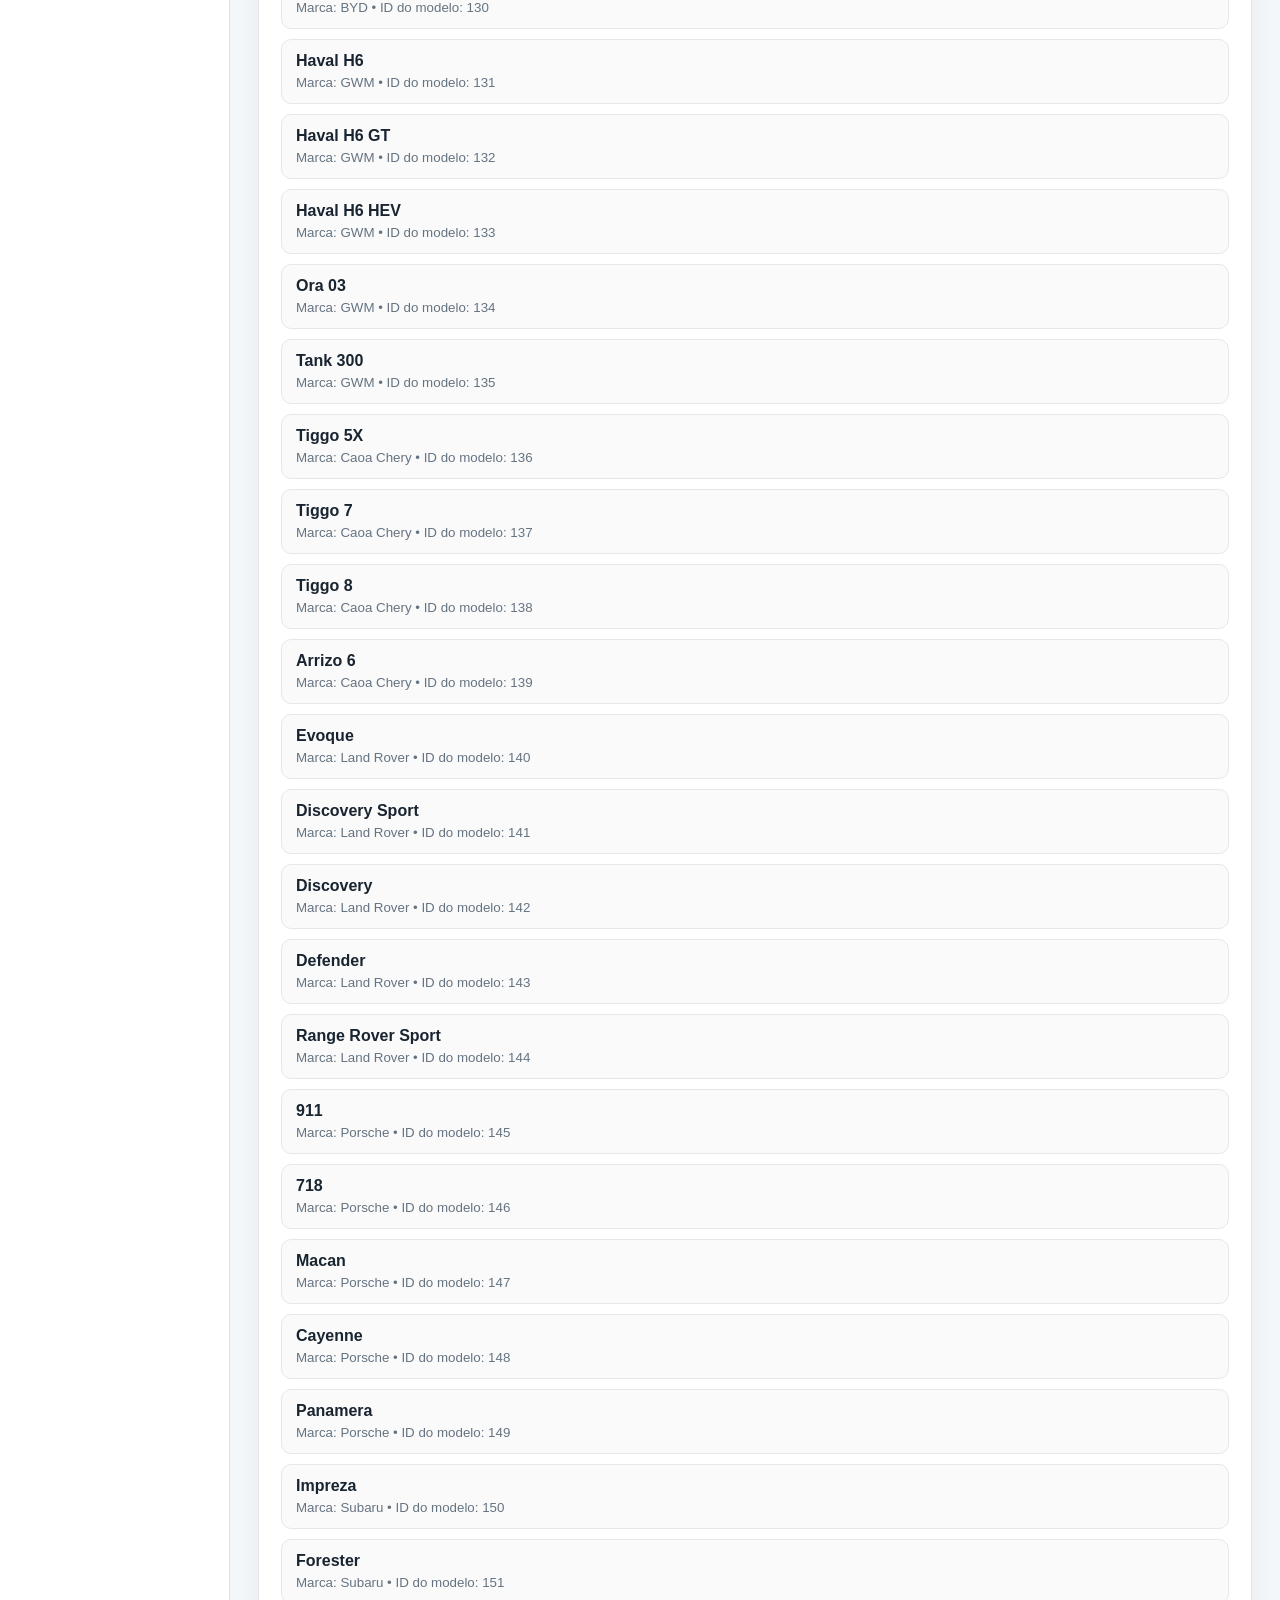
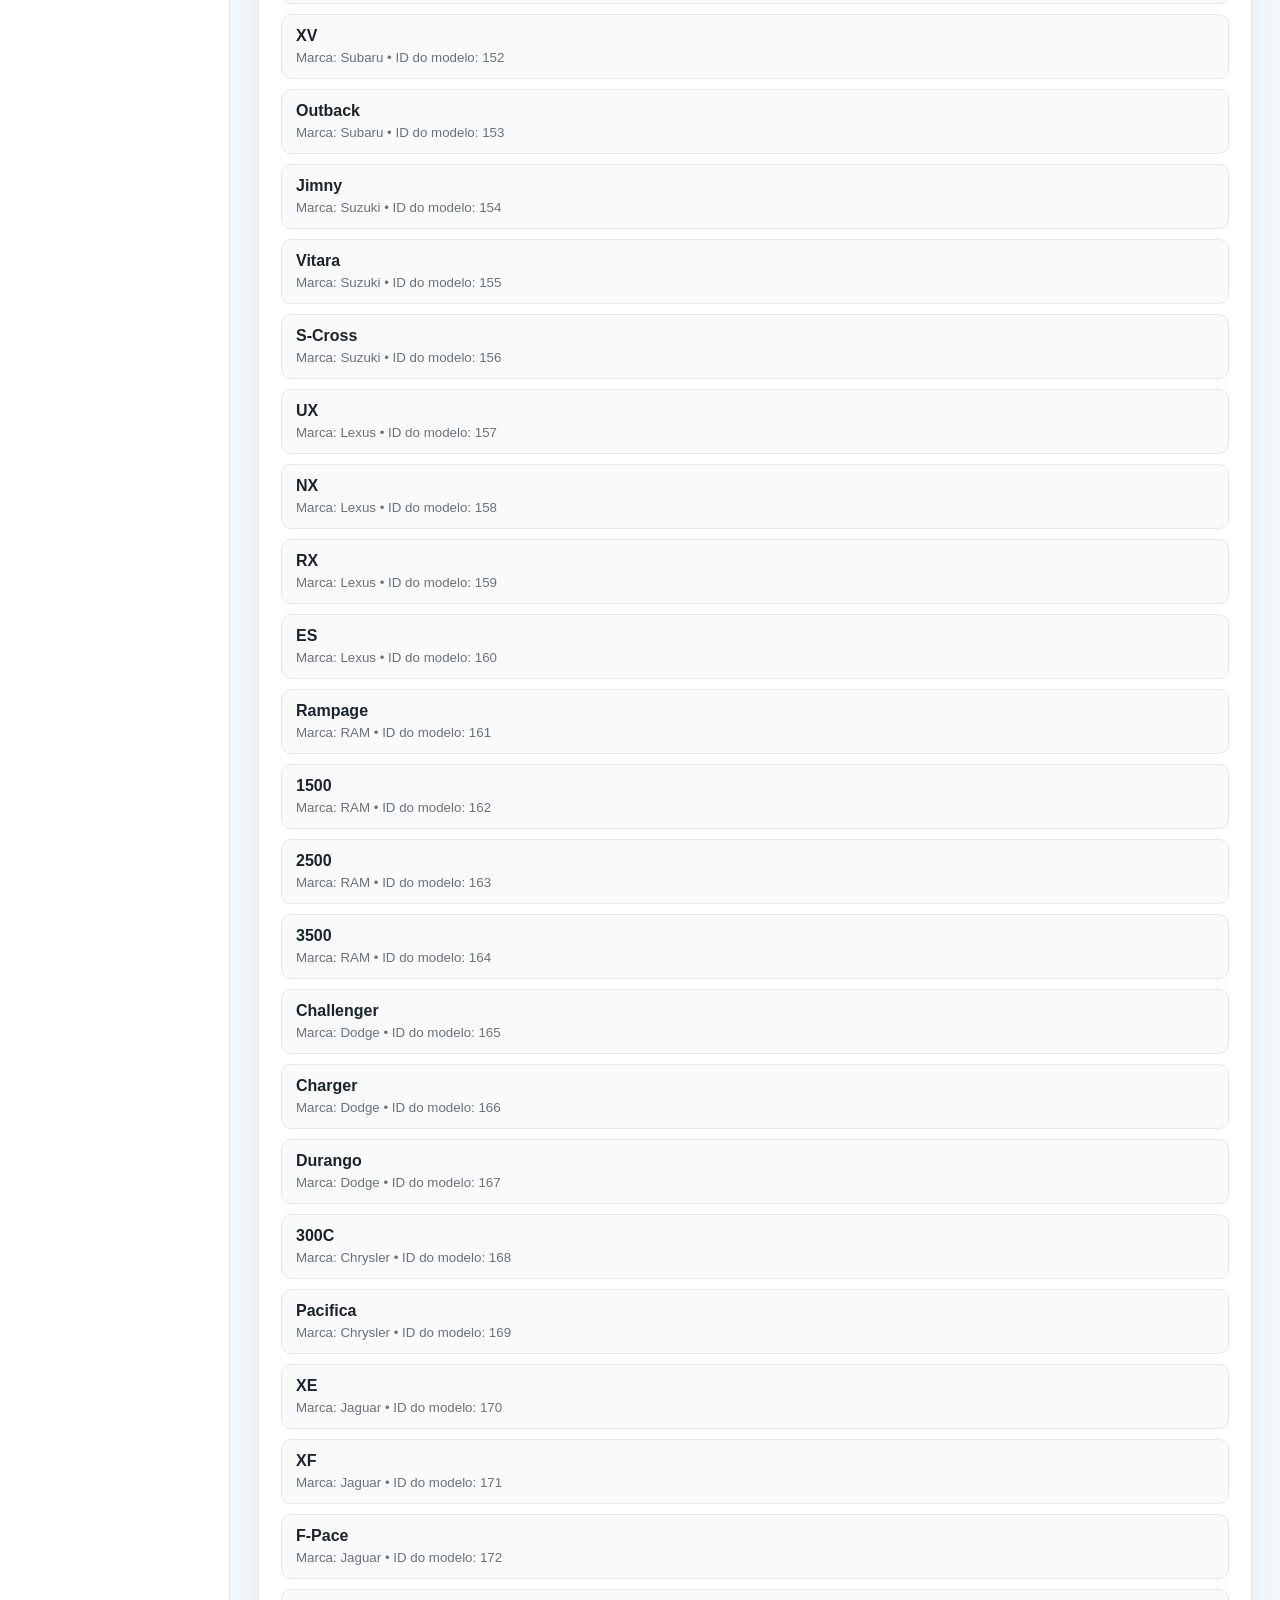
<file: senai-parking/veiculos.html>
<!doctype html>
<html lang="pt-BR">
<head>
  <meta charset="utf-8">
  <meta name="viewport" content="width=device-width, initial-scale=1">

  <title>SENAI Parking | Veículos</title>

  <link rel="stylesheet" href="css/style.css">

</head>

<body>

  <div class="topbar">

    <a class="brand" href="painel.html">
      <div class="brand-mark">S</div>

      <div>
        SENAI Parking
        <small>Blumenau • Agendamento</small>
      </div>
    </a>

    <nav class="topnav">
      <a href="painel.html">Painel</a>
      <a href="agendar.html">Agendar</a>
      <a href="veiculos.html">Meu veículo</a>
      <a href="minhas-vagas.html">Minhas vagas</a>
      <a href="sancoes.html">Sanções</a>
    </nav>

  </div>

  <div class="page">

  <aside class="sidebar">

    <div class="side-title">Operação</div>

    <a class="side-link" href="painel.html">
      ▦ Painel geral
    </a>

    <a class="side-link" href="agendar.html">
      ＋ Novo agendamento
    </a>

    <a class="side-link active" href="veiculos.html">
      ▸ Meu veículo
    </a>

    <a class="side-link" href="minhas-vagas.html">
      ◷ Meus agendamentos
    </a>

    <a class="side-link" href="sancoes.html">
      ⚠ Sanções
    </a>

    <div class="side-title" style="margin-top:18px">
      Projeto
    </div>

    <a class="side-link" href="sobre.html">
      ⓘ Sobre o projeto
    </a>

  </aside>

  <div class="vehicle-page">
    <div class="vehicle-container">

      <div class="page-header">
        <div>
          <h1>Veículos</h1>
          <p>Consulte e cadastre os veículos vinculados ao usuário.</p>
        </div>
      </div>


      <!-- ============================= -->
      <!-- MEU VEÍCULO -->
      <!-- ============================= -->

      <div class="vehicle-grid">

        <section class="vehicle-card">

          <h2>Meu veículo</h2>

          <div id="meuVeiculo" class="vehicle-info">
            <div class="empty-message">
              Carregando informações...
            </div>
          </div>

        </section>


        <!-- ============================= -->
        <!-- CADASTRAR VEÍCULO -->
        <!-- ============================= -->

        <section class="vehicle-card">

          <h2>Cadastrar veículo</h2>

          <form id="vehicleForm">

            <div class="field">
              <label for="placa">
                Placa
              </label>

              <input
                type="text"
                id="placa"
                placeholder="Ex.: ABC1D23"
                maxlength="7"
                required
              >
            </div>


            <div class="field">
              <label for="cor">
                Cor
              </label>

              <input
                type="text"
                id="cor"
                placeholder="Ex.: Prata"
                required
              >
            </div>


            <div class="field">
              <label for="marca">
                Marca
              </label>

              <select id="marca" required>
                <option value="">
                  Selecione uma marca...
                </option>
              </select>
            </div>


            <div class="field">
              <label for="modelo">
                Modelo
              </label>

              <select id="modelo" required disabled>
                <option value="">
                  Primeiro selecione uma marca...
                </option>
              </select>
            </div>


            <button
              type="submit"
              class="btn btn-primary"
              style="width:100%;"
            >
              Cadastrar veículo
            </button>

          </form>

        </section>

      </div>


      <!-- ============================= -->
      <!-- MARCAS -->
      <!-- ============================= -->

      <section class="vehicle-card list-section">

        <h2>Marcas cadastradas</h2>

        <div
          id="listaMarcas"
          class="data-list"
        >
          <div class="empty-message">
            Carregando marcas...
          </div>
        </div>

      </section>


      <!-- ============================= -->
      <!-- MODELOS -->
      <!-- ============================= -->

      <section class="vehicle-card list-section">

        <h2>Modelos cadastrados</h2>

        <div
          id="listaModelos"
          class="data-list"
        >
          <div class="empty-message">
            Carregando modelos...
          </div>
        </div>

      </section>

    </div>
  </main>


  <!-- O seu JS principal -->
  <script src="js/app.js"></script>


  <!-- ================================= -->
  <!-- CONTROLE DA PÁGINA DE VEÍCULOS -->
  <!-- ================================= -->

  <script>

    document.addEventListener('DOMContentLoaded', function () {

      /*
       * Garante que marcas, modelos e veículos
       * sejam criados antes de aparecerem na página.
       */
      inicializarDadosVeiculos();


      // ===============================
      // PEGAR DADOS DO BANCO LOCAL
      // ===============================

      function carregarDados() {

        const marcas = getDB('marcas');
        const modelos = getDB('modelos');
        const veiculos = getDB('veiculos');

        return {
          marcas,
          modelos,
          veiculos
        };
      }


      // ===============================
      // MOSTRAR MARCAS
      // ===============================

      function mostrarMarcas() {

        const { marcas } = carregarDados();

        const selectMarca =
          document.getElementById('marca');

        const listaMarcas =
          document.getElementById('listaMarcas');


        // Preenche o select

        selectMarca.innerHTML =
          '<option value="">Selecione uma marca...</option>' +

          marcas.map(marca => `
            <option value="${marca.id_marca}">
              ${marca.nome_marca}
            </option>
          `).join('');


        // Mostra as marcas na lista

        if (!marcas.length) {

          listaMarcas.innerHTML = `
            <div class="empty-message">
              Nenhuma marca cadastrada.
            </div>
          `;

          return;
        }


        listaMarcas.innerHTML =
          marcas.map(marca => `
            <div class="data-item">
              <strong>
                ${marca.nome_marca}
              </strong>

              <small>
                ID da marca: ${marca.id_marca}
              </small>
            </div>
          `).join('');
      }


      // ===============================
      // MOSTRAR MODELOS
      // ===============================

      function mostrarModelos() {

        const { marcas, modelos } =
          carregarDados();

        const listaModelos =
          document.getElementById('listaModelos');


        if (!modelos.length) {

          listaModelos.innerHTML = `
            <div class="empty-message">
              Nenhum modelo cadastrado.
            </div>
          `;

          return;
        }


        listaModelos.innerHTML =
          modelos.map(modelo => {

            const marca =
              marcas.find(
                m =>
                  Number(m.id_marca) ===
                  Number(modelo.id_marca)
              );


            return `
              <div class="data-item">

                <strong>
                  ${modelo.nome_modelo}
                </strong>

                <small>
                  Marca:
                  ${marca
                    ? marca.nome_marca
                    : 'Não encontrada'}
                  • ID do modelo:
                  ${modelo.id_modelo}
                </small>

              </div>
            `;

          }).join('');
      }


      // ===============================
      // FILTRAR MODELOS PELA MARCA
      // ===============================

      document
        .getElementById('marca')
        .addEventListener('change', function () {

          const idMarca = this.value;

          const selectModelo =
            document.getElementById('modelo');


          if (!idMarca) {

            selectModelo.disabled = true;

            selectModelo.innerHTML = `
              <option value="">
                Primeiro selecione uma marca...
              </option>
            `;

            return;
          }


          const { modelos } =
            carregarDados();


          const modelosDaMarca =
            modelos.filter(
              modelo =>
                Number(modelo.id_marca) ===
                Number(idMarca)
            );


          selectModelo.disabled = false;


          if (!modelosDaMarca.length) {

            selectModelo.innerHTML = `
              <option value="">
                Nenhum modelo encontrado
              </option>
            `;

            return;
          }


          selectModelo.innerHTML =
            '<option value="">Selecione um modelo...</option>' +

            modelosDaMarca.map(modelo => `
              <option value="${modelo.id_modelo}">
                ${modelo.nome_modelo}
              </option>
            `).join('');

        });


      // ===============================
      // MOSTRAR MEU VEÍCULO
      // ===============================

      function mostrarMeuVeiculoPagina() {

        const usuarioId =
          Number(
            localStorage.getItem('senaiUserId')
          );


        const { marcas, modelos, veiculos } =
          carregarDados();


        const meuVeiculo =
          veiculos.find(
            veiculo =>
              Number(veiculo.id_usuario) ===
              usuarioId
          );


        const container =
          document.getElementById('meuVeiculo');


        if (!meuVeiculo) {

          container.innerHTML = `
            <div class="empty-message">
              Nenhum veículo cadastrado para este usuário.
            </div>
          `;

          return;
        }


        const modelo =
          modelos.find(
            m =>
              Number(m.id_modelo) ===
              Number(meuVeiculo.id_modelo)
          );


        const marca =
          modelo
            ? marcas.find(
                m =>
                  Number(m.id_marca) ===
                  Number(modelo.id_marca)
              )
            : null;


        container.innerHTML = `

          <div class="info-row">
            <span>Placa</span>
            <strong>
              ${meuVeiculo.id_placa || 'Não cadastrada'}
            </strong>
          </div>

          <div class="info-row">
            <span>Cor</span>
            <strong>
              ${meuVeiculo.cor || 'Não cadastrada'}
            </strong>
          </div>

          <div class="info-row">
            <span>Modelo</span>
            <strong>
              ${modelo
                ? modelo.nome_modelo
                : 'Não cadastrado'}
            </strong>
          </div>

          <div class="info-row">
            <span>Marca</span>
            <strong>
              ${marca
                ? marca.nome_marca
                : 'Não cadastrada'}
            </strong>
          </div>

        `;
      }


      // ===============================
      // CADASTRAR VEÍCULO
      // ===============================

      document
        .getElementById('vehicleForm')
        .addEventListener('submit', function (event) {

          event.preventDefault();


          const placa =
            document
              .getElementById('placa')
              .value
              .trim()
              .toUpperCase();


          const cor =
            document
              .getElementById('cor')
              .value
              .trim();


          const idMarca =
            document
              .getElementById('marca')
              .value;


          const idModelo =
            document
              .getElementById('modelo')
              .value;


          const usuarioId =
            Number(
              localStorage.getItem('senaiUserId')
            );


          if (!usuarioId) {

            toast(
              'Faça login antes de cadastrar um veículo.'
            );

            return;
          }


          if (!placa || !cor || !idMarca || !idModelo) {

            toast(
              'Preencha todos os campos.'
            );

            return;
          }


          // Confere se o modelo realmente pertence à marca escolhida

          const modelos =
            getDB('modelos');


          const modelo =
            modelos.find(
              m =>
                Number(m.id_modelo) ===
                Number(idModelo)
            );


          if (!modelo) {

            toast(
              'Modelo não encontrado.'
            );

            return;
          }


          if (
            Number(modelo.id_marca) !==
            Number(idMarca)
          ) {

            toast(
              'O modelo não pertence à marca selecionada.'
            );

            return;
          }


          // Verifica se a placa já existe

          const veiculos =
            getDB('veiculos');


          const placaExistente =
            veiculos.find(
              v =>
                String(v.id_placa).toUpperCase() ===
                placa
            );


          if (placaExistente) {

            toast(
              'Essa placa já está cadastrada.'
            );

            return;
          }


          // Usa a função que já existe no app.js

          const resultado =
            cadastrarVeiculo(
              placa,
              cor,
              Number(idModelo),
              usuarioId
            );


          if (!resultado || !resultado.sucesso) {

            toast(
              resultado?.mensagem ||
              'Não foi possível cadastrar o veículo.'
            );

            return;
          }


          toast(
            'Veículo cadastrado com sucesso!'
          );


          // Limpa formulário

          document
            .getElementById('vehicleForm')
            .reset();


          document
            .getElementById('modelo')
            .disabled = true;


          document
            .getElementById('modelo')
            .innerHTML = `
              <option value="">
                Primeiro selecione uma marca...
              </option>
            `;


          // Atualiza informações

          mostrarMeuVeiculoPagina();
          mostrarMarcas();
          mostrarModelos();

        });


      // ===============================
      // INICIALIZA A PÁGINA
      // ===============================

      mostrarMarcas();
      mostrarModelos();
      mostrarMeuVeiculoPagina();

    });

  </script>

</body>
</html>
</file>
<file: senai-parking/css/style.css>
:root {
  --blue: #006eb7;
  --blue2: #004b82;
  --blue3: #eaf5fb;
  --ink: #182430;
  --muted: #657381;
  --line: #dbe3ea;
  --bg: #f4f7f9;
  --green: #2dbb73;
  --red: #e14949;
  --yellow: #f2b72e;
  --white: #fff;
  --shadow: 0 8px 30px rgba(17, 38, 58, 0.08);
}

* {
  box-sizing: border-box;
}

body {
  margin: 0;
  font-family: Arial, Helvetica, sans-serif;
  background: var(--bg);
  color: var(--ink);
}

a {
  text-decoration: none;
  color: inherit;
}

.topbar {
  height: 66px;
  background: #fff;
  border-bottom: 1px solid var(--line);
  display: flex;
  align-items: center;
  justify-content: space-between;
  padding: 0 26px;
  position: sticky;
  top: 0;
  z-index: 50;
}

.brand {
  display: flex;
  gap: 12px;
  align-items: center;
  font-weight: 800;
}

.brand-mark {
  width: 34px;
  height: 34px;
  background: var(--blue);
  color: #fff;
  display: grid;
  place-items: center;
  font-weight: 900;
  font-size: 15px;
}

.brand small {
  display: block;
  color: var(--muted);
  font-weight: 600;
  font-size: 11px;
  margin-top: 2px;
}

.topnav {
  display: flex;
  gap: 6px;
}

.topnav a {
  padding: 10px 12px;
  border-radius: 8px;
  color: #445362;
  font-size: 14px;
  font-weight: 700;
}

.topnav a:hover,
.topnav a.active {
  background: var(--blue3);
  color: var(--blue2);
}

.page {
  display: grid;
  grid-template-columns: 230px 1fr;
  min-height: calc(100vh - 66px);
}

.sidebar {
  background: #fff;
  border-right: 1px solid var(--line);
  padding: 22px 14px;
}

.side-title {
  font-size: 11px;
  text-transform: uppercase;
  letter-spacing: 1px;
  color: #8a98a5;
  padding: 8px 12px;
}

.side-link {
  display: flex;
  align-items: center;
  gap: 10px;
  padding: 11px 12px;
  border-radius: 8px;
  color: #465664;
  font-size: 14px;
  font-weight: 700;
  margin: 2px 0;
}

.side-link:hover,
.side-link.active {
  background: #eaf5fb;
  color: var(--blue2);
}

.content {
  padding: 26px;
  max-width: 1500px;
  width: 100%;
  margin: auto;
}

.title-row {
  display: flex;
  justify-content: space-between;
  gap: 20px;
  align-items: flex-end;
  margin-bottom: 22px;
}

.eyebrow {
  font-size: 12px;
  font-weight: 800;
  letter-spacing: .9px;
  color: var(--blue);
  text-transform: uppercase;
}

.title {
  font-size: 31px;
  margin: 4px 0 0;
  font-weight: 800;
}

.subtitle {
  font-size: 14px;
  color: var(--muted);
  margin: 6px 0 0;
}

.btn {
  border: 0;
  border-radius: 8px;
  padding: 11px 15px;
  font-weight: 800;
  font-size: 13px;
  cursor: pointer;
  display: inline-flex;
  align-items: center;
  justify-content: center;
  gap: 8px;
}

.btn-primary {
  background: var(--blue);
  color: #fff;
}

.btn-primary:hover {
  background: #005b98;
}

.btn-light {
  background: #fff;
  border: 1px solid var(--line);
  color: #334351;
}

.btn-danger {
  background: #fdecec;
  color: #b92f2f;
}

.grid {
  display: grid;
  gap: 16px;
}

.g4 {
  grid-template-columns: repeat(4, minmax(0, 1fr));
}

.g3 {
  grid-template-columns: repeat(3, minmax(0, 1fr));
}

.g2 {
  grid-template-columns: repeat(2, minmax(0, 1fr));
}

.card {
  background: #fff;
  border: 1px solid var(--line);
  border-radius: 12px;
  box-shadow: var(--shadow);
}

.pad {
  padding: 18px;
}

.metric .label {
  font-size: 12px;
  color: var(--muted);
  font-weight: 700;
}

.metric .num {
  font-size: 29px;
  font-weight: 900;
  margin-top: 9px;
}

.metric .foot {
  font-size: 12px;
  color: var(--muted);
  margin-top: 5px;
}

.metric.green {
  border-top: 4px solid var(--green);
}

.metric.red {
  border-top: 4px solid var(--red);
}

.metric.yellow {
  border-top: 4px solid var(--yellow);
}

.metric.blue {
  border-top: 4px solid var(--blue);
}

.section-head {
  display: flex;
  align-items: center;
  justify-content: space-between;
  margin-bottom: 14px;
}

.section-head h2 {
  font-size: 18px;
  margin: 0;
}

.section-head span {
  font-size: 12px;
  color: var(--muted);
}

.list {
  display: grid;
  gap: 10px;
}

.list-item {
  display: flex;
  justify-content: space-between;
  align-items: center;
  padding: 13px 0;
  border-bottom: 1px solid #edf1f4;
}

.list-item:last-child {
  border-bottom: 0;
}

.badge {
  padding: 5px 8px;
  border-radius: 999px;
  font-size: 11px;
  font-weight: 800;
}

.badge.green {
  background: #e8f8ef;
  color: #178c53;
}

.badge.red {
  background: #fdecec;
  color: #b82f2f;
}

.badge.yellow {
  background: #fff6dc;
  color: #9b7100;
}

.badge.blue {
  background: #e9f4fb;
  color: #005b98;
}

.login-page {
  min-height: 100vh;
  display: grid;
  grid-template-columns: 1.1fr .9fr;
}

.login-side {
  background: linear-gradient(140deg, #005a96, #0081c8);
  color: #fff;
  padding: 70px;
  display: flex;
  flex-direction: column;
  justify-content: space-between;
}

.login-side h1 {
  font-size: 52px;
  line-height: 1.02;
  margin: 16px 0;
}

.login-side p {
  max-width: 620px;
  color: #d9efff;
  font-size: 17px;
  line-height: 1.55;
}

.login-kicker {
  font-weight: 800;
  letter-spacing: 1.3px;
  text-transform: uppercase;
  font-size: 12px;
}

.login-panel {
  display: flex;
  align-items: center;
  justify-content: center;
  padding: 40px;
  background: #f6f9fb;
}

.login-box {
  width: min(420px, 100%);
  background: #fff;
  border: 1px solid var(--line);
  border-radius: 14px;
  padding: 30px;
  box-shadow: var(--shadow);
}

.login-box h2 {
  margin: 0 0 7px;
  font-size: 24px;
}

.login-box p {
  color: var(--muted);
  font-size: 13px;
}

.field {
  display: grid;
  gap: 7px;
  margin: 14px 0;
}

.field label {
  font-size: 12px;
  font-weight: 800;
  color: #455463;
}

.field input,
.field select,
.field textarea {
  width: 100%;
  padding: 12px;
  border: 1px solid #cfd9e1;
  border-radius: 8px;
  font: inherit;
  background: #fff;
}

.field input:focus,
.field select:focus {
  outline: 2px solid #b8dff4;
  border-color: var(--blue);
}

.map-layout {
  display: grid;
  grid-template-columns: minmax(0, 1fr) 330px;
  gap: 18px;
}

.map-card {
  padding: 14px;
}

.map-toolbar {
  display: flex;
  justify-content: space-between;
  align-items: center;
  gap: 12px;
  margin-bottom: 12px;
  flex-wrap: wrap;
}

.switch {
  display: flex;
  gap: 5px;
  background: #edf3f7;
  padding: 4px;
  border-radius: 10px;
}

.switch button {
  border: 0;
  background: transparent;
  padding: 9px 14px;
  border-radius: 7px;
  font-weight: 800;
  color: #536272;
  cursor: pointer;
}

.switch button.active {
  background: #fff;
  color: var(--blue2);
  box-shadow: 0 2px 7px rgba(0, 0, 0, .07);
}

.legend {
  display: flex;
  flex-wrap: wrap;
  gap: 13px;
  font-size: 12px;
  color: #5e6d7b;
}

.legend i {
  width: 10px;
  height: 10px;
  display: inline-block;
  border-radius: 50%;
  margin-right: 5px;
}

.i-green {
  background: var(--green);
}

.i-red {
  background: var(--red);
}

.i-yellow {
  background: var(--yellow);
}

.map-wrap {
  position: relative;
  background: #eef2f5;
  border-radius: 10px;
  overflow: hidden;
  border: 1px solid var(--line);
  min-height: 540px;
  display: flex;
  align-items: center;
  justify-content: center;
}

.map-wrap img {
  width: 100%;
  height: auto;
  display: block;
}

.detail {
  display: grid;
  gap: 12px;
}

.detail-top {
  padding: 18px;
}

.detail-id {
  font-size: 30px;
  font-weight: 900;
}

.detail-status {
  margin-top: 7px;
}

.detail-meta {
  display: grid;
  gap: 10px;
  padding-top: 16px;
  margin-top: 16px;
  border-top: 1px solid var(--line);
}

.meta-row {
  display: flex;
  justify-content: space-between;
  font-size: 12px;
}

.meta-row span:first-child {
  color: var(--muted);
}

.detail-action {
  padding: 14px;
  border-top: 1px solid var(--line);
}

.table {
  width: 100%;
  border-collapse: collapse;
}

.table th,
.table td {
  text-align: left;
  padding: 12px 10px;
  border-bottom: 1px solid #edf1f4;
  font-size: 13px;
}

.table th {
  font-size: 11px;
  text-transform: uppercase;
  letter-spacing: .6px;
  color: #70808f;
}

.empty {
  padding: 36px;
  text-align: center;
  color: var(--muted);
}

.toast {
  position: fixed;
  right: 24px;
  bottom: 24px;
  background: #172532;
  color: #fff;
  padding: 13px 16px;
  border-radius: 9px;
  box-shadow: 0 12px 30px rgba(0, 0, 0, .2);
  font-size: 13px;
  display: none;
  z-index: 80;
}

.toast.show {
  display: block;
}

@media(max-width: 1050px) {
  .page {
    grid-template-columns: 1fr;
  }
  .sidebar {
    display: none;
  }
  .g4,
  .g3 {
    grid-template-columns: repeat(2, 1fr);
  }
  .map-layout {
    grid-template-columns: 1fr;
  }
  .detail {
    grid-template-columns: 1fr 1fr;
  }
  .detail-action {
    border-top: 0;
  }
  .login-page {
    grid-template-columns: 1fr;
  }
  .login-side {
    padding: 42px;
  }
  .login-side h1 {
    font-size: 40px;
  }
}

@media(max-width: 640px) {
  .content {
    padding: 16px;
  }
  .topbar {
    padding: 0 14px;
  }
  .topnav {
    display: none;
  }
  .g4,
  .g3,
  .g2 {
    grid-template-columns: 1fr;
  }
  .title {
    font-size: 25px;
  }
  .title-row {
    align-items: flex-start;
    flex-direction: column;
  }
  .map-wrap {
    min-height: 320px;
  }
  .detail {
    grid-template-columns: 1fr;
  }
  .login-side {
    padding: 30px;
  }
  .login-side h1 {
    font-size: 35px;
  }
}

.map-card {
  overflow: hidden;
}

.map-wrap {
  min-height: 0;
  aspect-ratio: 16/10;
  background: #dfe6eb;
}

.map-wrap img {
  width: 100%;
  height: 100%;
  object-fit: contain;
  object-position: center;
}

.field-label {
  display: flex;
  flex-direction: column;
  gap: 5px;
  font-size: 11px;
  font-weight: 800;
  color: var(--muted);
  margin-bottom: 9px;
}

.field-label input {
  border: 1px solid var(--line);
  border-radius: 7px;
  padding: 9px 10px;
  background: #fff;
  color: var(--text);
  font: inherit;
}

.full {
  width: 100%;
  margin-top: 3px;
}

.rule-box {
  border: 1px solid var(--line);
  background: #f7fafc;
  border-radius: 10px;
  padding: 16px;
  color: #4b5c6b;
}

.rule-box p {
  margin: 0 0 11px;
  font-size: 13px;
}

.rule-box small {
  display: block;
  margin-top: 14px;
  color: var(--muted);
  line-height: 1.5;
}

.table-scroll {
  overflow: auto;
}

@media(max-width: 900px) {
}

@media(max-width: 640px) {
  .map-wrap {
    aspect-ratio: 1/1.08;
  }
  .map-card {
    padding: 10px;
  }
}

.spot-selector-panel {
  padding: 18px;
  border-bottom: 1px solid var(--line);
}

.selector-label {
  display: block;
  font-size: 11px;
  font-weight: 800;
  color: var(--muted);
  margin: 12px 0 6px;
}

.spot-selector {
  width: 100%;
  padding: 12px 13px;
  border: 1px solid var(--line);
  border-radius: 9px;
  background: #fff;
  color: var(--ink);
  font: inherit;
  font-weight: 700;
  cursor: pointer;
  transition: color .15s ease, border-color .15s ease, background-color .15s ease;
}

.spot-selector.status-green {
  color: var(--green);
  border-color: #b9e7cf;
  background: #f4fcf7;
}

.spot-selector.status-red {
  color: var(--red);
  border-color: #f2bcbc;
  background: #fff7f7;
}

.spot-selector.status-yellow {
  color: #9b7100;
  border-color: #ead48d;
  background: #fffaf0;
}

.spot-selector option.spot-option.green {
  color: var(--green);
}

.spot-selector option.spot-option.red {
  color: var(--red);
}

.spot-selector option.spot-option.yellow {
  color: #9b7100;
}

.spot-selector:focus {
  outline: 2px solid #b8dff4;
  border-color: var(--blue);
}

.selector-hint {
  margin-top: 10px;
  font-size: 12px;
  line-height: 1.5;
  color: var(--muted);
}

.page-visualizar .map-layout {
  grid-template-columns: minmax(0, 1fr) 310px;
  align-items: start;
}

.page-visualizar .map-card {
  padding: 16px;
}

.page-visualizar .map-wrap {
  min-height: 0;
  height: calc(100vh - 220px);
  max-height: 900px;
  aspect-ratio: auto;
}

.page-visualizar .map-wrap img {
  width: 100%;
  height: 100%;
  object-fit: contain;
}

.view-only-note {
  padding: 14px;
  border: 1px solid var(--line);
  background: #f7fafc;
  border-radius: 9px;
  color: var(--muted);
  font-size: 12px;
  line-height: 1.55;
}

.view-only-note a {
  display: inline-block;
  margin-top: 7px;
  color: var(--blue2);
  font-weight: 800;
}

@media(max-width: 1050px) {
  .page-visualizar .map-wrap {
    height: clamp(420px, 70vh, 800px);
  }
}

@media(max-width: 640px) {
  .page-visualizar .map-wrap {
    height: clamp(360px, 65vh, 650px);
  }
}
    .vehicle-page {
      min-height: 100vh;
      padding: 28px;
    }

    .vehicle-container {
      max-width: 1100px;
      margin: 0 auto;
    }

    .page-header {
      display: flex;
      justify-content: space-between;
      align-items: center;
      gap: 20px;
      margin-bottom: 28px;
    }

    .page-header h1 {
      margin: 0;
    }

    .page-header p {
      margin: 6px 0 0;
      color: var(--muted);
    }

    .vehicle-grid {
      display: grid;
      grid-template-columns: 1fr 1fr;
      gap: 20px;
    }

    .vehicle-card {
      background: #fff;
      border: 1px solid #e5e7eb;
      border-radius: 16px;
      padding: 22px;
      box-shadow: 0 8px 25px rgba(0,0,0,.05);
    }

    .vehicle-card h2 {
      margin-top: 0;
      margin-bottom: 18px;
    }

    .vehicle-info {
      display: grid;
      gap: 12px;
    }

    .info-row {
      display: flex;
      justify-content: space-between;
      gap: 20px;
      padding: 12px 0;
      border-bottom: 1px solid #eee;
    }

    .info-row:last-child {
      border-bottom: 0;
    }

    .info-row span {
      color: var(--muted);
    }

    .info-row strong {
      text-align: right;
    }

    .field {
      margin-bottom: 16px;
    }

    .field label {
      display: block;
      margin-bottom: 6px;
      font-weight: 600;
    }

    .field select,
    .field input {
      width: 100%;
      box-sizing: border-box;
      padding: 11px 12px;
      border: 1px solid #d1d5db;
      border-radius: 9px;
      background: #fff;
      font-size: 14px;
    }

    .list-section {
      margin-top: 20px;
    }

    .data-list {
      display: grid;
      gap: 10px;
    }

    .data-item {
      padding: 12px 14px;
      border: 1px solid #e5e7eb;
      border-radius: 10px;
      background: #fafafa;
    }

    .data-item strong {
      display: block;
      margin-bottom: 3px;
    }

    .data-item small {
      color: var(--muted);
    }

    .empty-message {
      color: var(--muted);
      padding: 10px 0;
    }

    .back-link {
      display: inline-block;
      margin-bottom: 20px;
      text-decoration: none;
    }

    @media (max-width: 800px) {
      .vehicle-grid {
        grid-template-columns: 1fr;
      }

      .page-header {
        flex-direction: column;
        align-items: flex-start;
      }

      .vehicle-page {
        padding: 18px;
      }
    }
</file>
